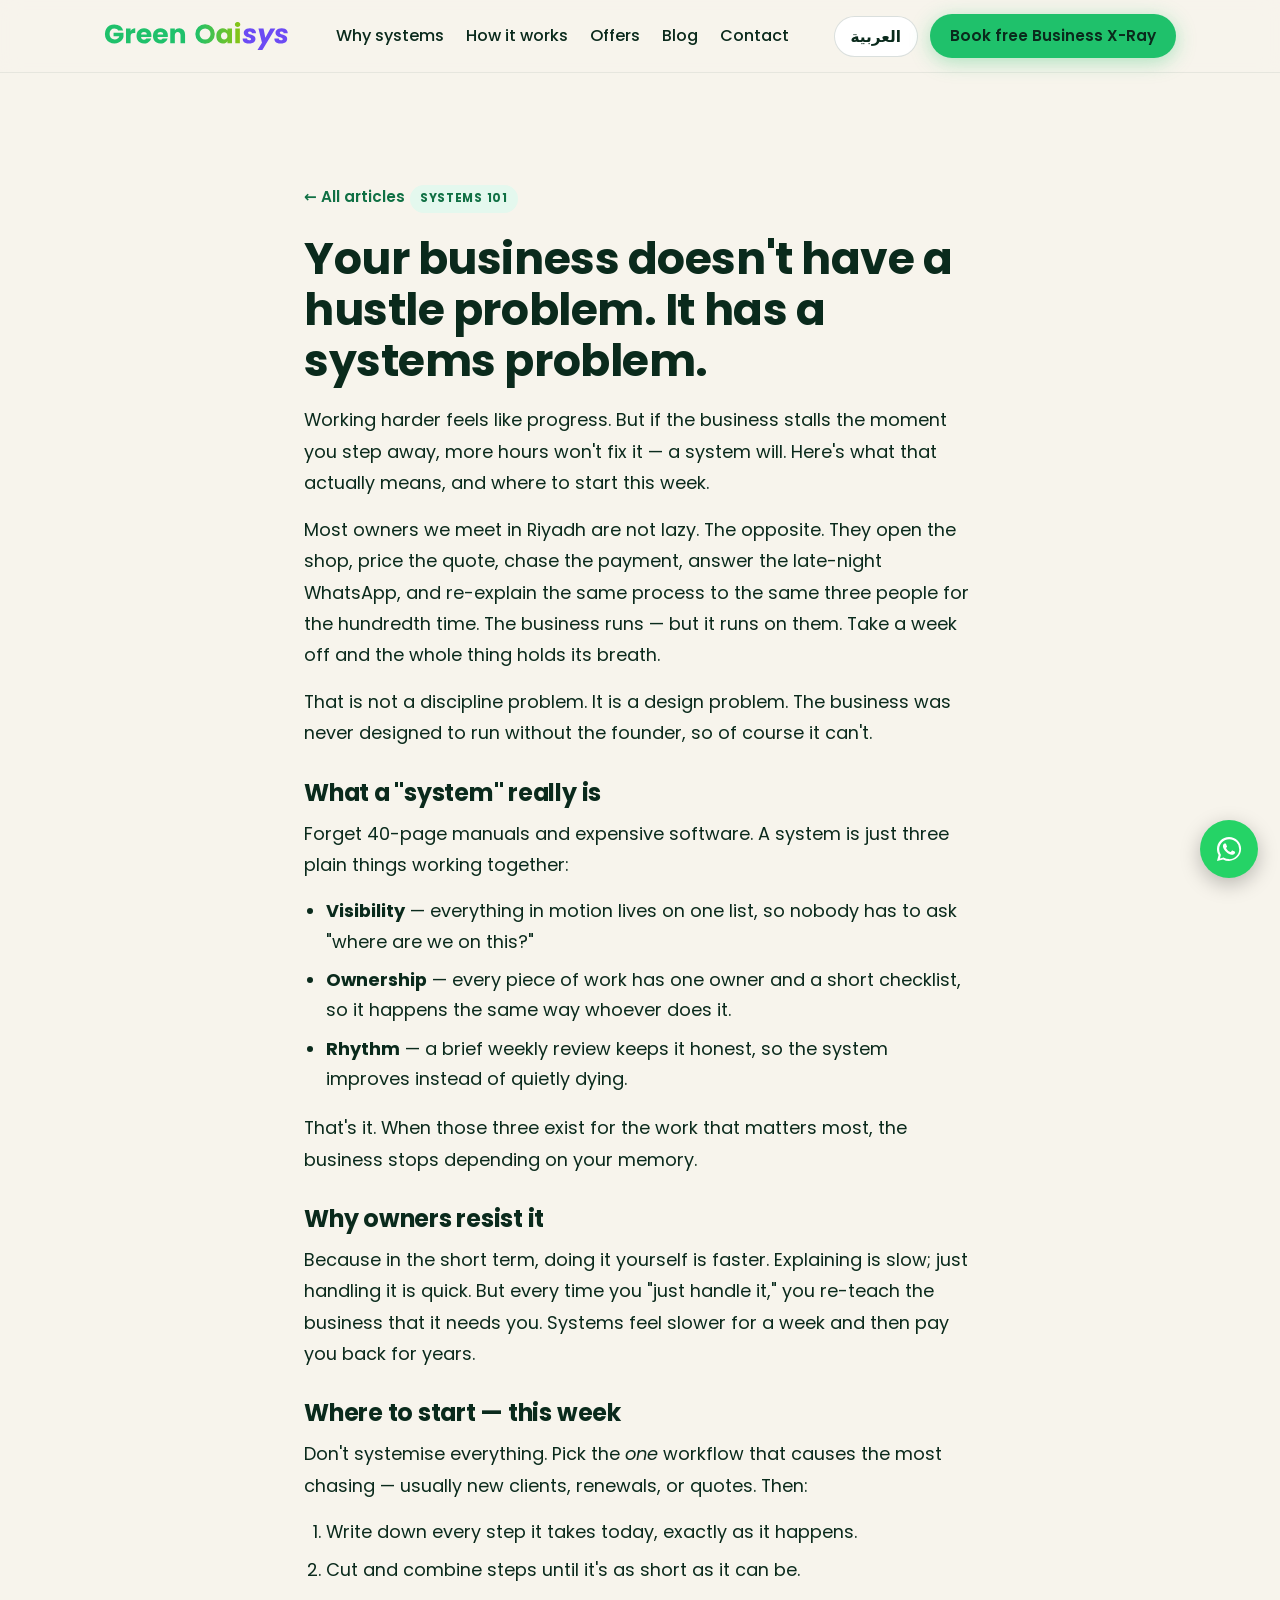
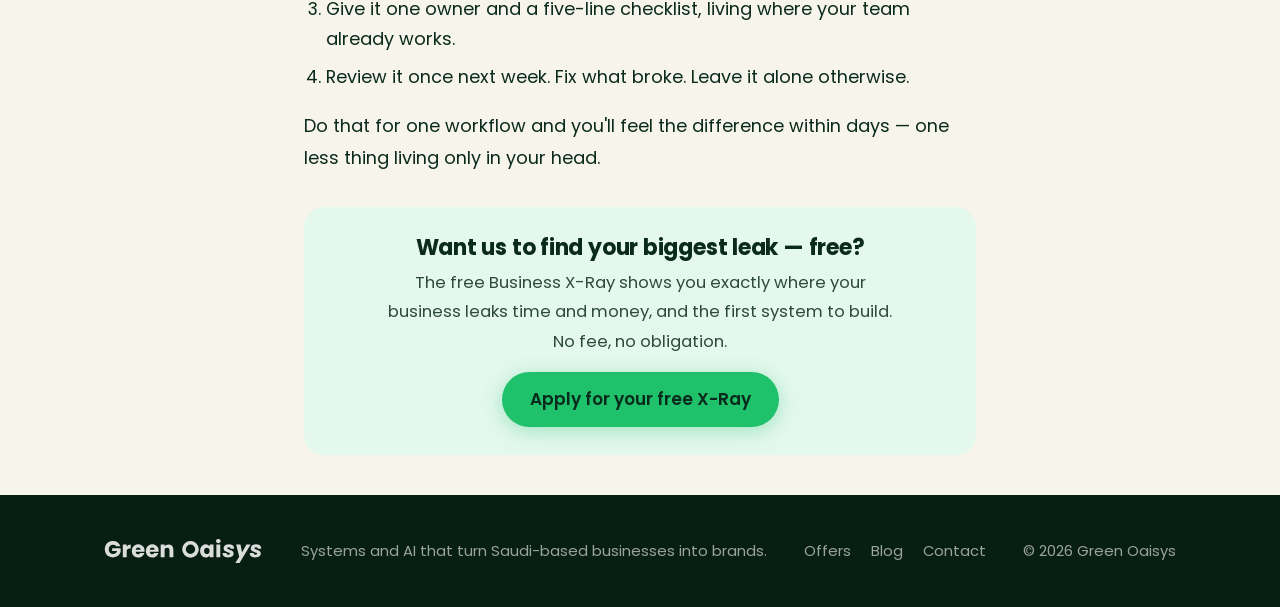
<file: blog-1.html>
<!DOCTYPE html>
<html lang="en" dir="ltr" data-title-key="blog_title">
<head>
  <meta charset="UTF-8">
  <meta name="viewport" content="width=device-width, initial-scale=1.0">
  <title>Your business doesn't have a hustle problem — Green Oaisys</title>
  <meta name="description" content="If your business stops when you step away, the fix isn't more hours — it's a system. What that means, and where to start.">
  <link rel="icon" type="image/svg+xml" href="assets/favicon.svg?v=5">
  <link rel="icon" type="image/png" sizes="32x32" href="assets/favicon-32.png?v=5">
  <link rel="apple-touch-icon" sizes="180x180" href="assets/apple-touch-icon.png?v=5">
  <link rel="preconnect" href="https://fonts.googleapis.com">
  <link rel="preconnect" href="https://fonts.gstatic.com" crossorigin>
  <link href="https://fonts.googleapis.com/css2?family=Poppins:wght@400;500;600;700&family=IBM+Plex+Sans+Arabic:wght@400;500;700&family=Caveat:wght@600&display=swap" rel="stylesheet">
  <link rel="stylesheet" href="css/style.css?v=24">
</head>
<body dir="ltr">

  <header class="site-header">
    <div class="container header-inner">
      <a href="index.html#top" class="logo-link" aria-label="Green Oaisys — home">
        <img src="assets/green-oaisys-wordmark.svg" alt="Green Oaisys" width="187" height="28">
      </a>
      <nav class="main-nav" aria-label="Main navigation">
        <a href="index.html#brand" data-i18n="nav_brand">Why systems</a>
        <a href="index.html#method" data-i18n="nav_method">How it works</a>
        <a href="index.html#offers" data-i18n="nav_offers">Offers</a>
        <a href="blog.html" data-i18n="nav_blog">Blog</a>
        <a href="contact.html" data-i18n="nav_contact">Contact</a>
      </nav>
      <div class="header-actions">
        <button class="lang-toggle" id="langToggle" aria-label="Switch language">العربية</button>
        <a href="index.html#offers" class="btn btn-primary btn-header" data-i18n="nav_cta">Book free Business X-Ray</a>
      </div>
    </div>
  </header>

  <main id="top">
    <article class="post-article">
      <div class="container post-narrow">
        <a class="post-crumb" href="blog.html" data-i18n="blog_all">← All articles</a>
        <span class="post-tag">Systems 101</span>
        <h1>Your business doesn't have a hustle problem. It has a systems problem.</h1>
        <p class="post-lead">Working harder feels like progress. But if the business stalls the moment you step away, more hours won't fix it — a system will. Here's what that actually means, and where to start this week.</p>

        <p>Most owners we meet in Riyadh are not lazy. The opposite. They open the shop, price the quote, chase the payment, answer the late-night WhatsApp, and re-explain the same process to the same three people for the hundredth time. The business runs — but it runs on them. Take a week off and the whole thing holds its breath.</p>

        <p>That is not a discipline problem. It is a design problem. The business was never designed to run without the founder, so of course it can't.</p>

        <h2>What a "system" really is</h2>
        <p>Forget 40-page manuals and expensive software. A system is just three plain things working together:</p>
        <ul class="post-list">
          <li><strong>Visibility</strong> — everything in motion lives on one list, so nobody has to ask "where are we on this?"</li>
          <li><strong>Ownership</strong> — every piece of work has one owner and a short checklist, so it happens the same way whoever does it.</li>
          <li><strong>Rhythm</strong> — a brief weekly review keeps it honest, so the system improves instead of quietly dying.</li>
        </ul>
        <p>That's it. When those three exist for the work that matters most, the business stops depending on your memory.</p>

        <h2>Why owners resist it</h2>
        <p>Because in the short term, doing it yourself is faster. Explaining is slow; just handling it is quick. But every time you "just handle it," you re-teach the business that it needs you. Systems feel slower for a week and then pay you back for years.</p>

        <h2>Where to start — this week</h2>
        <p>Don't systemise everything. Pick the <em>one</em> workflow that causes the most chasing — usually new clients, renewals, or quotes. Then:</p>
        <ol class="post-list">
          <li>Write down every step it takes today, exactly as it happens.</li>
          <li>Cut and combine steps until it's as short as it can be.</li>
          <li>Give it one owner and a five-line checklist, living where your team already works.</li>
          <li>Review it once next week. Fix what broke. Leave it alone otherwise.</li>
        </ol>
        <p>Do that for one workflow and you'll feel the difference within days — one less thing living only in your head.</p>

        <div class="post-cta">
          <h3>Want us to find your biggest leak — free?</h3>
          <p>The free Business X-Ray shows you exactly where your business leaks time and money, and the first system to build. No fee, no obligation.</p>
          <a href="https://calendly.com/greenoaisys/30min" class="btn btn-primary calendly-open" data-i18n="pa_btn">Apply for your free X-Ray</a>
        </div>
      </div>
    </article>
  </main>

  <footer class="site-footer">
    <div class="container footer-inner">
      <img src="assets/green-oaisys-wordmark.svg" alt="Green Oaisys" width="160" height="24">
      <p data-i18n="footer_tag">Turning Saudi-based businesses into brands — one system at a time.</p>
      <nav class="footer-nav" aria-label="Footer navigation">
        <a href="index.html#offers" data-i18n="nav_offers">Offers</a>
        <a href="blog.html" data-i18n="nav_blog">Blog</a>
        <a href="contact.html" data-i18n="nav_contact">Contact</a>
      </nav>
      <p>© 2026 Green Oaisys</p>
    </div>
  </footer>

  <a class="wa-float" data-wa href="#" aria-label="Chat with us on WhatsApp" data-i18n-aria="wa_widget_label">
    <svg viewBox="0 0 32 32" width="30" height="30" aria-hidden="true" fill="#fff">
      <path d="M16.04 3.2c-7.1 0-12.86 5.76-12.86 12.86 0 2.27.6 4.48 1.73 6.43L3.2 28.8l6.5-1.7a12.8 12.8 0 0 0 6.34 1.62h.01c7.1 0 12.86-5.76 12.86-12.86S23.14 3.2 16.04 3.2zm0 23.5h-.01a10.6 10.6 0 0 1-5.4-1.48l-.39-.23-3.86 1.01 1.03-3.76-.25-.4a10.62 10.62 0 0 1-1.63-5.66c0-5.9 4.8-10.7 10.7-10.7 2.86 0 5.55 1.12 7.57 3.14a10.62 10.62 0 0 1 3.13 7.57c0 5.9-4.8 10.71-10.7 10.71zm5.87-8.02c-.32-.16-1.9-.94-2.2-1.05-.29-.11-.5-.16-.72.16-.21.32-.82 1.05-1.01 1.26-.19.21-.37.24-.69.08-.32-.16-1.36-.5-2.59-1.6-.96-.85-1.6-1.9-1.79-2.22-.19-.32-.02-.5.14-.66.15-.14.32-.37.48-.56.16-.19.21-.32.32-.53.11-.21.05-.4-.03-.56-.08-.16-.72-1.74-.99-2.38-.26-.62-.52-.54-.72-.55l-.61-.01c-.21 0-.56.08-.85.4-.29.32-1.11 1.09-1.11 2.66 0 1.57 1.14 3.08 1.3 3.29.16.21 2.25 3.43 5.44 4.81.76.33 1.35.52 1.81.67.76.24 1.46.21 2 .13.61-.09 1.9-.78 2.17-1.53.27-.75.27-1.39.19-1.53-.08-.13-.29-.21-.61-.37z"/>
    </svg>
  </a>

  <script src="js/main.js?v=27"></script>
</body>
</html>
</file>
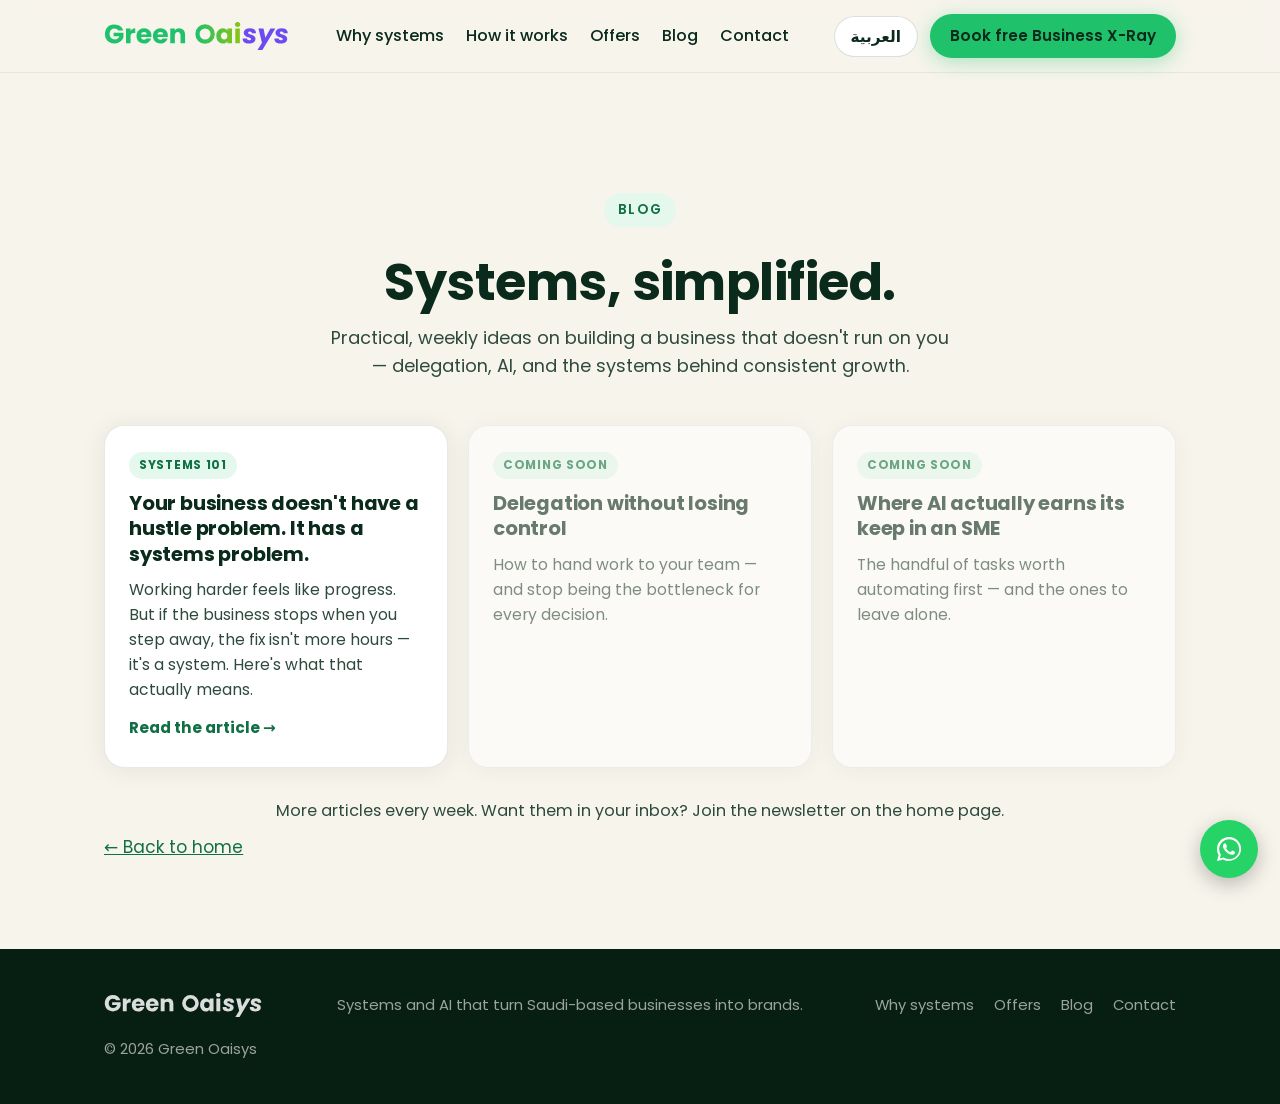
<file: blog.html>
<!DOCTYPE html>
<html lang="en" dir="ltr" data-title-key="blog_title">
<head>
  <meta charset="UTF-8">
  <meta name="viewport" content="width=device-width, initial-scale=1.0">
  <title>Blog — Green Oaisys</title>
  <meta name="description" content="Practical, weekly ideas on building a Saudi-based business that runs on systems, not on you — delegation, AI, and operating discipline.">
  <link rel="icon" type="image/svg+xml" href="assets/favicon.svg?v=5">
  <link rel="icon" type="image/png" sizes="32x32" href="assets/favicon-32.png?v=5">
  <link rel="apple-touch-icon" sizes="180x180" href="assets/apple-touch-icon.png?v=5">
  <link rel="preconnect" href="https://fonts.googleapis.com">
  <link rel="preconnect" href="https://fonts.gstatic.com" crossorigin>
  <link href="https://fonts.googleapis.com/css2?family=Poppins:wght@400;500;600;700&family=IBM+Plex+Sans+Arabic:wght@400;500;700&family=Caveat:wght@600&display=swap" rel="stylesheet">
  <link rel="stylesheet" href="css/style.css?v=24">
</head>
<body dir="ltr">

  <header class="site-header">
    <div class="container header-inner">
      <a href="index.html#top" class="logo-link" aria-label="Green Oaisys — home">
        <img src="assets/green-oaisys-wordmark.svg" alt="Green Oaisys" width="187" height="28">
      </a>
      <nav class="main-nav" aria-label="Main navigation">
        <a href="index.html#brand" data-i18n="nav_brand">Why systems</a>
        <a href="index.html#method" data-i18n="nav_method">How it works</a>
        <a href="index.html#offers" data-i18n="nav_offers">Offers</a>
        <a href="blog.html" data-i18n="nav_blog">Blog</a>
        <a href="contact.html" data-i18n="nav_contact">Contact</a>
      </nav>
      <div class="header-actions">
        <button class="lang-toggle" id="langToggle" aria-label="Switch language">العربية</button>
        <a href="index.html#offers" class="btn btn-primary btn-header" data-i18n="nav_cta">Book free Business X-Ray</a>
      </div>
    </div>
  </header>

  <main id="top">
    <section class="blog-hero">
      <div class="container">
        <span class="kicker" data-i18n="nav_blog">Blog</span>
        <h1 data-i18n="blog_h1">Systems, simplified.</h1>
        <p class="section-sub" data-i18n="blog_sub">Practical, weekly ideas on building a business that doesn't run on you — delegation, AI, and the systems behind consistent growth.</p>
      </div>
    </section>

    <section class="blog-list">
      <div class="container">
        <div class="post-grid">
          <a class="post-card" href="blog-1.html">
            <span class="post-tag">Systems 101</span>
            <h2>Your business doesn't have a hustle problem. It has a systems problem.</h2>
            <p>Working harder feels like progress. But if the business stops when you step away, the fix isn't more hours — it's a system. Here's what that actually means.</p>
            <span class="post-read" data-i18n="blog_read">Read the article →</span>
          </a>
          <div class="post-card soon" aria-hidden="true">
            <span class="post-tag" data-i18n="blog_soon_tag">Coming soon</span>
            <h2>Delegation without losing control</h2>
            <p>How to hand work to your team — and stop being the bottleneck for every decision.</p>
          </div>
          <div class="post-card soon" aria-hidden="true">
            <span class="post-tag" data-i18n="blog_soon_tag">Coming soon</span>
            <h2>Where AI actually earns its keep in an SME</h2>
            <p>The handful of tasks worth automating first — and the ones to leave alone.</p>
          </div>
        </div>
        <p class="blog-note" data-i18n="blog_soon">More articles every week. Want them in your inbox? Join the newsletter on the home page.</p>
        <p><a href="index.html" data-i18n="blog_back">← Back to home</a></p>
      </div>
    </section>
  </main>

  <footer class="site-footer">
    <div class="container footer-inner">
      <img src="assets/green-oaisys-wordmark.svg" alt="Green Oaisys" width="160" height="24">
      <p data-i18n="footer_tag">Turning Saudi-based businesses into brands — one system at a time.</p>
      <nav class="footer-nav" aria-label="Footer navigation">
        <a href="index.html#brand" data-i18n="nav_brand">Why systems</a>
        <a href="index.html#offers" data-i18n="nav_offers">Offers</a>
        <a href="blog.html" data-i18n="nav_blog">Blog</a>
        <a href="contact.html" data-i18n="nav_contact">Contact</a>
      </nav>
      <p>© 2026 Green Oaisys</p>
    </div>
  </footer>

  <a class="wa-float" data-wa href="#" aria-label="Chat with us on WhatsApp" data-i18n-aria="wa_widget_label">
    <svg viewBox="0 0 32 32" width="30" height="30" aria-hidden="true" fill="#fff">
      <path d="M16.04 3.2c-7.1 0-12.86 5.76-12.86 12.86 0 2.27.6 4.48 1.73 6.43L3.2 28.8l6.5-1.7a12.8 12.8 0 0 0 6.34 1.62h.01c7.1 0 12.86-5.76 12.86-12.86S23.14 3.2 16.04 3.2zm0 23.5h-.01a10.6 10.6 0 0 1-5.4-1.48l-.39-.23-3.86 1.01 1.03-3.76-.25-.4a10.62 10.62 0 0 1-1.63-5.66c0-5.9 4.8-10.7 10.7-10.7 2.86 0 5.55 1.12 7.57 3.14a10.62 10.62 0 0 1 3.13 7.57c0 5.9-4.8 10.71-10.7 10.71zm5.87-8.02c-.32-.16-1.9-.94-2.2-1.05-.29-.11-.5-.16-.72.16-.21.32-.82 1.05-1.01 1.26-.19.21-.37.24-.69.08-.32-.16-1.36-.5-2.59-1.6-.96-.85-1.6-1.9-1.79-2.22-.19-.32-.02-.5.14-.66.15-.14.32-.37.48-.56.16-.19.21-.32.32-.53.11-.21.05-.4-.03-.56-.08-.16-.72-1.74-.99-2.38-.26-.62-.52-.54-.72-.55l-.61-.01c-.21 0-.56.08-.85.4-.29.32-1.11 1.09-1.11 2.66 0 1.57 1.14 3.08 1.3 3.29.16.21 2.25 3.43 5.44 4.81.76.33 1.35.52 1.81.67.76.24 1.46.21 2 .13.61-.09 1.9-.78 2.17-1.53.27-.75.27-1.39.19-1.53-.08-.13-.29-.21-.61-.37z"/>
    </svg>
  </a>

  <script src="js/main.js?v=27"></script>
</body>
</html>
</file>
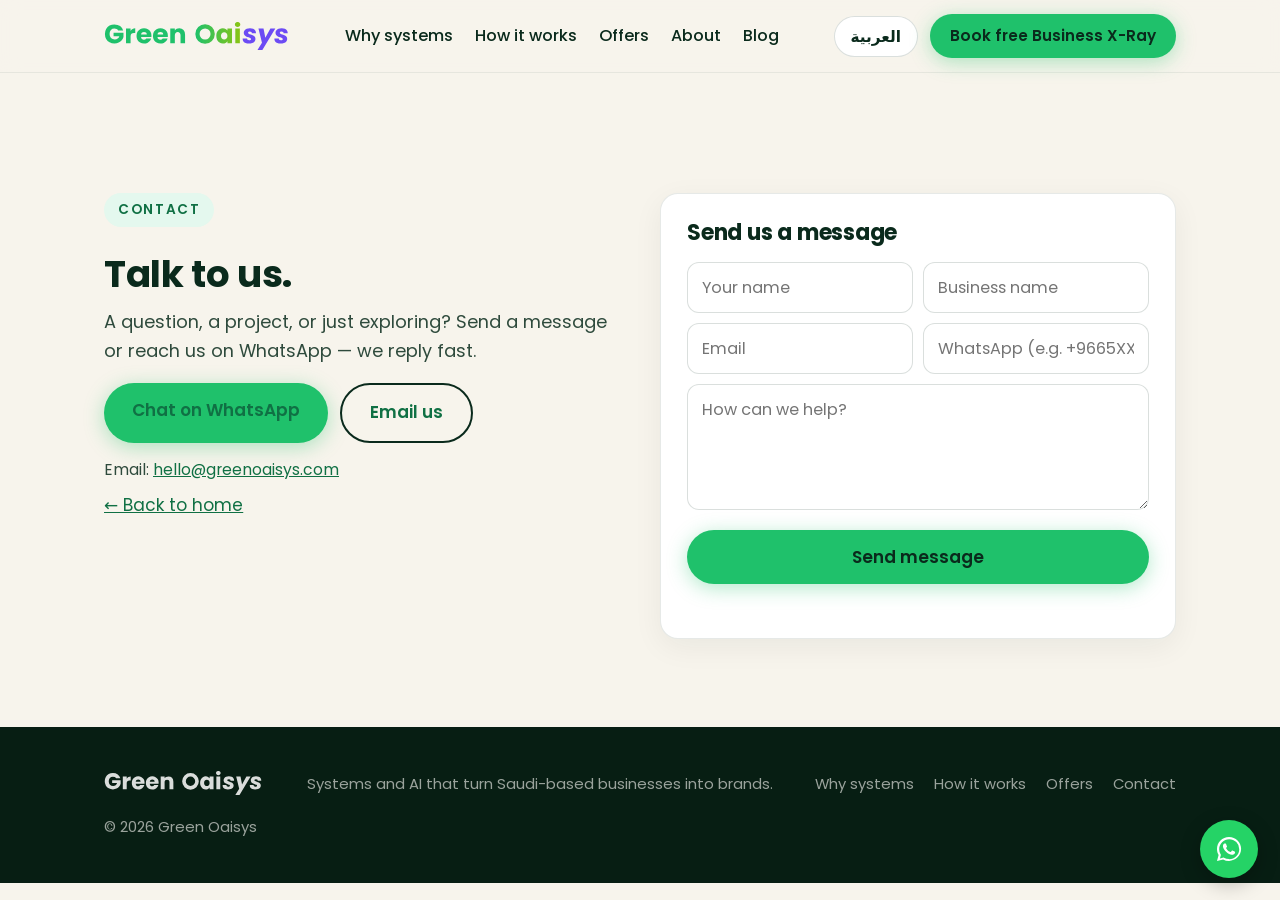
<file: contact.html>
<!DOCTYPE html>
<html lang="en" dir="ltr" data-title-key="contact_title">
<head>
  <meta charset="UTF-8">
  <meta name="viewport" content="width=device-width, initial-scale=1.0">
  <title>Contact — Green Oaisys</title>
  <meta name="description" content="Get in touch with Green Oaisys — message us or chat on WhatsApp. We help Saudi-based SMEs run on systems.">
  <link rel="icon" type="image/svg+xml" href="assets/favicon.svg?v=5">
  <link rel="icon" type="image/png" sizes="32x32" href="assets/favicon-32.png?v=5">
  <link rel="apple-touch-icon" sizes="180x180" href="assets/apple-touch-icon.png?v=5">
  <link rel="preconnect" href="https://fonts.googleapis.com">
  <link rel="preconnect" href="https://fonts.gstatic.com" crossorigin>
  <link href="https://fonts.googleapis.com/css2?family=Poppins:wght@400;500;600;700&family=IBM+Plex+Sans+Arabic:wght@400;500;700&family=Caveat:wght@600&display=swap" rel="stylesheet">
  <link rel="stylesheet" href="css/style.css?v=24">
</head>
<body dir="ltr">

  <header class="site-header">
    <div class="container header-inner">
      <a href="index.html#top" class="logo-link" aria-label="Green Oaisys — home">
        <img src="assets/green-oaisys-wordmark.svg" alt="Green Oaisys" width="187" height="28">
      </a>
      <nav class="main-nav" aria-label="Main navigation">
        <a href="index.html#brand" data-i18n="nav_brand">Why systems</a>
        <a href="index.html#method" data-i18n="nav_method">How it works</a>
        <a href="index.html#offers" data-i18n="nav_offers">Offers</a>
        <a href="index.html#founders" data-i18n="nav_about">About</a>
        <a href="blog.html" data-i18n="nav_blog">Blog</a>
      </nav>
      <div class="header-actions">
        <button class="lang-toggle" id="langToggle" aria-label="Switch language">العربية</button>
        <a href="index.html#offers" class="btn btn-primary btn-header" data-i18n="nav_cta">Book free Business X-Ray</a>
      </div>
    </div>
  </header>

  <main id="top">
    <section class="contact-section">
      <div class="container contact-grid">
        <div class="contact-intro">
          <span class="kicker" data-i18n="nav_contact">Contact</span>
          <h1 data-i18n="contact_h1">Talk to us.</h1>
          <p class="section-sub" data-i18n="contact_sub">A question, a project, or just exploring? Send a message or reach us on WhatsApp — we reply fast.</p>
          <div class="contact-direct">
            <a class="btn btn-primary" data-wa href="#" data-i18n="contact_wa_btn">Chat on WhatsApp</a>
            <a class="btn btn-secondary" href="mailto:hello@greenoaisys.com" data-i18n="contact_email_btn">Email us</a>
          </div>
          <p class="contact-email-line"><span data-i18n="contact_email_label">Email</span>: <a href="mailto:hello@greenoaisys.com">hello@greenoaisys.com</a></p>
          <p><a href="index.html" data-i18n="contact_back">← Back to home</a></p>
        </div>

        <div class="contact-card">
          <h2 data-i18n="contact_form_h">Send us a message</h2>
          <form class="contact-form" data-gform="contact" novalidate>
            <input type="text" name="company_hp" class="hp-field" tabindex="-1" autocomplete="off" aria-hidden="true">
            <div class="cf-row">
              <input type="text" name="name" autocomplete="name" required data-i18n-ph="ph_name" placeholder="Your name">
              <input type="text" name="business" autocomplete="organization" data-i18n-ph="ph_business" placeholder="Business name">
            </div>
            <div class="cf-row">
              <input type="email" name="email" autocomplete="email" required data-i18n-ph="ph_email" placeholder="Email">
              <input type="tel" name="wa" inputmode="tel" autocomplete="tel" required data-i18n-ph="ph_wa" placeholder="WhatsApp (e.g. +9665XXXXXXXX)">
            </div>
            <textarea name="message" rows="4" data-i18n-ph="ph_message" placeholder="How can we help?"></textarea>
            <button type="submit" class="btn btn-primary" data-i18n="contact_btn">Send message</button>
            <p class="form-status" role="status" aria-live="polite"></p>
          </form>
        </div>
      </div>
    </section>
  </main>

  <footer class="site-footer">
    <div class="container footer-inner">
      <img src="assets/green-oaisys-wordmark.svg" alt="Green Oaisys" width="160" height="24">
      <p data-i18n="footer_tag">Turning Saudi-based businesses into brands — one system at a time.</p>
      <nav class="footer-nav" aria-label="Footer navigation">
        <a href="index.html#brand" data-i18n="nav_brand">Why systems</a>
        <a href="index.html#method" data-i18n="nav_method">How it works</a>
        <a href="index.html#offers" data-i18n="nav_offers">Offers</a>
        <a href="contact.html" data-i18n="nav_contact">Contact</a>
      </nav>
      <p>© 2026 Green Oaisys</p>
    </div>
  </footer>

  <a class="wa-float" data-wa href="#" aria-label="Chat with us on WhatsApp" data-i18n-aria="wa_widget_label">
    <svg viewBox="0 0 32 32" width="30" height="30" aria-hidden="true" fill="#fff">
      <path d="M16.04 3.2c-7.1 0-12.86 5.76-12.86 12.86 0 2.27.6 4.48 1.73 6.43L3.2 28.8l6.5-1.7a12.8 12.8 0 0 0 6.34 1.62h.01c7.1 0 12.86-5.76 12.86-12.86S23.14 3.2 16.04 3.2zm0 23.5h-.01a10.6 10.6 0 0 1-5.4-1.48l-.39-.23-3.86 1.01 1.03-3.76-.25-.4a10.62 10.62 0 0 1-1.63-5.66c0-5.9 4.8-10.7 10.7-10.7 2.86 0 5.55 1.12 7.57 3.14a10.62 10.62 0 0 1 3.13 7.57c0 5.9-4.8 10.71-10.7 10.71zm5.87-8.02c-.32-.16-1.9-.94-2.2-1.05-.29-.11-.5-.16-.72.16-.21.32-.82 1.05-1.01 1.26-.19.21-.37.24-.69.08-.32-.16-1.36-.5-2.59-1.6-.96-.85-1.6-1.9-1.79-2.22-.19-.32-.02-.5.14-.66.15-.14.32-.37.48-.56.16-.19.21-.32.32-.53.11-.21.05-.4-.03-.56-.08-.16-.72-1.74-.99-2.38-.26-.62-.52-.54-.72-.55l-.61-.01c-.21 0-.56.08-.85.4-.29.32-1.11 1.09-1.11 2.66 0 1.57 1.14 3.08 1.3 3.29.16.21 2.25 3.43 5.44 4.81.76.33 1.35.52 1.81.67.76.24 1.46.21 2 .13.61-.09 1.9-.78 2.17-1.53.27-.75.27-1.39.19-1.53-.08-.13-.29-.21-.61-.37z"/>
    </svg>
  </a>

  <script src="js/main.js?v=27"></script>
</body>
</html>
</file>
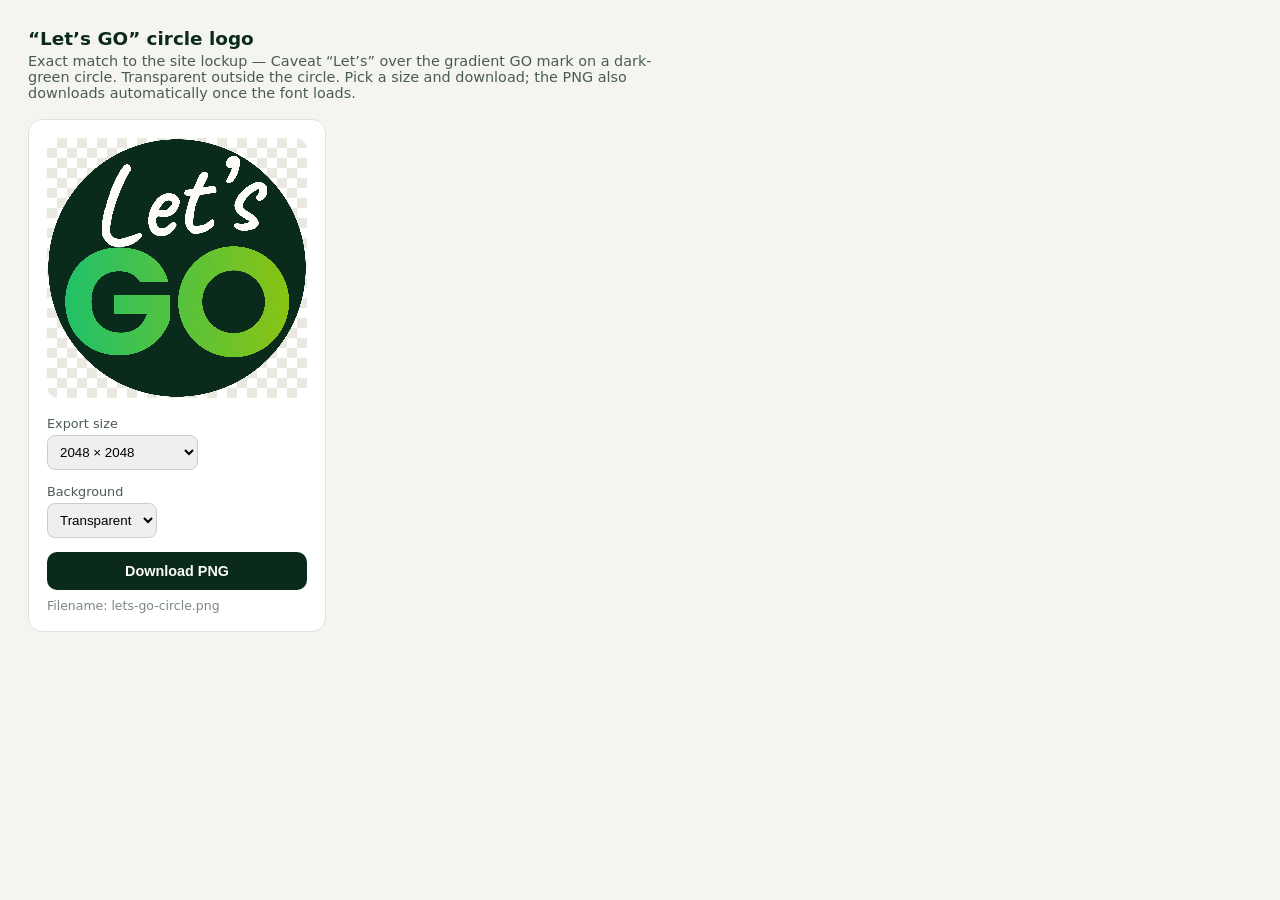
<file: brand-exports/lets-go-logo-export.html>
<!DOCTYPE html>
<html lang="en">
<head>
<meta charset="utf-8">
<meta name="viewport" content="width=device-width, initial-scale=1">
<title>Green Oaisys — "Let's GO" circle logo exporter</title>
<link rel="preconnect" href="https://fonts.googleapis.com">
<link rel="preconnect" href="https://fonts.gstatic.com" crossorigin>
<link href="https://fonts.googleapis.com/css2?family=Caveat:wght@600&display=swap" rel="stylesheet">
<style>
  :root{ --ink:#0A2A1C; --cream:#FDFCF8; --green:#1FC16B; }
  *{box-sizing:border-box}
  body{margin:0;font-family:system-ui,-apple-system,Segoe UI,Roboto,sans-serif;background:#f4f4f0;color:#0A2A1C;padding:28px;}
  h1{font-size:1.15rem;margin:0 0 4px}
  p{margin:4px 0 18px;color:#4a5c52;font-size:.9rem;max-width:640px}
  .row{display:flex;gap:28px;flex-wrap:wrap;align-items:flex-start}
  .card{background:#fff;border:1px solid #e2e2da;border-radius:14px;padding:18px}
  .swatch{background:conic-gradient(#e9e9e2 25%,#fff 0 50%,#e9e9e2 0 75%,#fff 0)10px 10px/20px 20px;border-radius:12px;display:inline-block;line-height:0}
  canvas{width:260px;height:260px;border-radius:12px}
  button{margin-top:14px;display:block;width:100%;background:var(--ink);color:var(--cream);border:0;border-radius:10px;padding:11px 16px;font-size:.9rem;font-weight:600;cursor:pointer}
  button:hover{background:#0f3826}
  label{font-size:.8rem;color:#4a5c52;display:block;margin:14px 0 4px}
  select{padding:8px;border-radius:8px;border:1px solid #ccc}
  .note{font-size:.78rem;color:#7a8a80;margin-top:8px}
</style>
</head>
<body>
  <h1>“Let’s GO” circle logo</h1>
  <p>Exact match to the site lockup — Caveat “Let’s” over the gradient GO mark on a dark-green circle. Transparent outside the circle. Pick a size and download; the PNG also downloads automatically once the font loads.</p>

  <div class="row">
    <div class="card">
      <span class="swatch"><canvas id="cv" width="2048" height="2048"></canvas></span>
      <label for="size">Export size</label>
      <select id="size">
        <option value="1024">1024 × 1024</option>
        <option value="2048" selected>2048 × 2048</option>
        <option value="4096">4096 × 4096 (max)</option>
      </select>
      <label for="bg">Background</label>
      <select id="bg">
        <option value="transparent" selected>Transparent</option>
        <option value="white">White</option>
      </select>
      <button id="dl">Download PNG</button>
      <div class="note">Filename: lets-go-circle.png</div>
    </div>
  </div>

<script>
const GO_SVG = `<svg xmlns="http://www.w3.org/2000/svg" viewBox="0 -86 164 96" width="164" height="96">
<defs><linearGradient id="g" gradientUnits="userSpaceOnUse" x1="0" y1="-37.1" x2="163.8" y2="-37.1"><stop offset="0" stop-color="#1FC16B"/><stop offset="1" stop-color="#8CC412"/></linearGradient></defs>
<path d="M55.967999999999996 -50.879999999999995Q53.954 -54.589999999999996 50.191 -56.551Q46.428 -58.512 41.339999999999996 -58.512Q32.542 -58.512 27.242 -52.735Q21.942 -46.958 21.942 -37.312Q21.942 -27.029999999999998 27.506999999999998 -21.253Q33.071999999999996 -15.475999999999999 42.824 -15.475999999999999Q49.501999999999995 -15.475999999999999 54.113 -18.868Q58.724 -22.259999999999998 60.844 -28.619999999999997H37.842V-41.976H77.274V-25.122Q75.25999999999999 -18.338 70.437 -12.508000000000001Q65.614 -6.678 58.194 -3.074Q50.774 0.53 41.446 0.53Q30.422 0.53 21.783 -4.293Q13.144 -9.116 8.321 -17.701999999999998Q3.4979999999999998 -26.288 3.4979999999999998 -37.312Q3.4979999999999998 -48.336 8.321 -56.975Q13.144 -65.614 21.73 -70.437Q30.316 -75.25999999999999 41.339999999999996 -75.25999999999999Q54.696 -75.25999999999999 63.864999999999995 -68.794Q73.03399999999999 -62.327999999999996 76.002 -50.879999999999995Z" fill="url(#g)"/>
<circle cx="121.77" cy="-37.10" r="30.5" fill="none" stroke="url(#g)" stroke-width="17"/>
</svg>`;

const goImg = new Image();
goImg.src = 'data:image/svg+xml;charset=utf-8,' + encodeURIComponent(GO_SVG);

function draw(S){
  const cv = document.getElementById('cv');
  cv.width = S; cv.height = S;
  const ctx = cv.getContext('2d');
  ctx.clearRect(0,0,S,S);
  const white = document.getElementById('bg').value === 'white';
  const circleFill = white ? '#FFFFFF' : '#0A2A1C';   // circle colour
  const letsFill   = white ? '#0A2A1C' : '#FDFCF8';   // "Let's" colour (flips for contrast)
  const k = S/400;                         // everything below is in the approved 400-unit preview space
  // circle
  ctx.beginPath(); ctx.arc(200*k,200*k,198*k,0,Math.PI*2); ctx.fillStyle = circleFill; ctx.fill();
  // "Let's" — Caveat, rotated -5deg (fixed size, alphabetic baseline)
  ctx.save();
  ctx.translate(200*k, 150*k);
  ctx.rotate(-5*Math.PI/180);
  ctx.fillStyle = letsFill;
  ctx.textAlign = 'center'; ctx.textBaseline = 'alphabetic';
  ctx.font = '600 ' + Math.round(168*k) + 'px Caveat, cursive';
  ctx.fillText('Let’s', 0, 0);
  ctx.restore();
  // GO mark — same placement/scale as the preview
  ctx.save();
  ctx.translate(200*k, 252*k);
  ctx.scale(2.19*k, 2.19*k);
  ctx.translate(-82, 37.1);
  ctx.drawImage(goImg, 0, -86, 164, 96);
  ctx.restore();
}

function render(){
  const S = +document.getElementById('size').value;
  draw(S);
}
function download(){
  render();
  const name = document.getElementById('bg').value==='white' ? 'lets-go-circle-white.png' : 'lets-go-circle.png';
  document.getElementById('cv').toBlob(b=>{
    const a=document.createElement('a');
    a.href=URL.createObjectURL(b); a.download=name; a.click();
    setTimeout(()=>URL.revokeObjectURL(a.href),4000);
  },'image/png');
}
document.getElementById('dl').addEventListener('click', download);
document.getElementById('size').addEventListener('change', render);
document.getElementById('bg').addEventListener('change', render);

goImg.onload = ()=> (document.fonts && document.fonts.ready ? document.fonts.load('600 200px Caveat').then(()=>document.fonts.ready) : Promise.resolve())
  .then(()=>{ render(); setTimeout(download, 300); });
</script>
</body>
</html>
</file>
<file: css/style.css>
/* ============================================================
   Green Oaisys — style.css
   Palette: deep forest ink, vibrant green, lime, warm sand
   ============================================================ */

:root {
  --ink: #0A2A1C;
  --ink-soft: #2E4A3C;
  --green: #1FC16B;
  --green-dark: #107044;
  --green-tint: #E4F8EE;
  --lime: #8CC412;
  --violet: #6C4BF4;
  --violet-dark: #5230C9;
  --lavender: #EDE8FF;
  --lavender-soft: #C9B8FF;
  --sand: #F7F4EC;
  --cream: #FDFCF8;
  --amber: #FFAD0D;
  --white: #FFFFFF;
  --radius: 20px;
  --radius-sm: 12px;
  --shadow: 0 2px 24px rgba(10, 42, 28, 0.08);
  --font-en: 'Poppins', system-ui, -apple-system, sans-serif;
  --font-ar: 'IBM Plex Sans Arabic', 'Poppins', system-ui, sans-serif;
}

* { margin: 0; padding: 0; box-sizing: border-box; }

html { scroll-behavior: smooth; font-size: 17px; }
html[dir="rtl"] { font-size: 18px; }
html, body { overflow-x: hidden; max-width: 100%; }

body {
  font-family: var(--font-en);
  background: var(--sand);
  color: var(--ink);
  line-height: 1.6;
  font-size: 17px;
  -webkit-font-smoothing: antialiased;
}

body[dir="rtl"] { font-family: var(--font-ar); line-height: 1.8; }

img { max-width: 100%; display: block; }

.container { max-width: 1120px; margin: 0 auto; padding: 0 24px; }

section { padding: 88px 0; }

h1, h2, h3 { line-height: 1.15; font-weight: 700; letter-spacing: -0.01em; }
body[dir="rtl"] h1, body[dir="rtl"] h2, body[dir="rtl"] h3 { letter-spacing: 0; }

h2 { font-size: clamp(1.8rem, 4vw, 2.6rem); margin-bottom: 16px; }

.kicker {
  display: inline-block;
  font-size: 0.8rem;
  font-weight: 600;
  text-transform: uppercase;
  letter-spacing: 0.12em;
  color: var(--green-dark);
  background: var(--green-tint);
  padding: 6px 14px;
  border-radius: 100px;
  margin-bottom: 18px;
}
.value .kicker, .offers .kicker { color: var(--violet-dark); background: var(--lavender); }
body[dir="rtl"] .kicker { letter-spacing: 0; }

.section-sub { color: var(--ink-soft); max-width: 620px; font-size: 1.05rem; }

/* ---------- Buttons ---------- */
.btn {
  display: inline-block;
  font-family: inherit;
  font-weight: 600;
  font-size: 1rem;
  padding: 14px 28px;
  border-radius: 100px;
  border: none;
  cursor: pointer;
  text-decoration: none;
  text-align: center;
  transition: transform 0.15s ease, box-shadow 0.15s ease, background 0.15s ease;
}
.btn:hover { transform: translateY(-2px); }
.btn:focus-visible { outline: 3px solid var(--green); outline-offset: 3px; }

.btn-primary { background: var(--green); color: var(--ink); box-shadow: 0 4px 20px rgba(31, 193, 107, 0.35); }
.btn-primary:hover { background: #23d377; }
.btn-secondary { background: transparent; color: var(--ink); border: 2px solid var(--ink); }
.btn-secondary:hover { background: var(--ink); color: var(--cream); }
.btn-dark { background: var(--ink); color: var(--cream); }
.btn-dark:hover { background: #123826; }

/* ---------- Header ---------- */
.site-header {
  position: sticky;
  top: 0;
  z-index: 50;
  background: rgba(247, 244, 236, 0.92);
  backdrop-filter: blur(10px);
  border-bottom: 1px solid rgba(10, 42, 28, 0.07);
}
.header-inner {
  display: flex;
  align-items: center;
  justify-content: space-between;
  gap: 16px;
  padding-block: 14px;
}
.logo-link { display: flex; align-items: center; }
.logo-link img { height: 28px; width: auto; max-width: min(58vw, 200px); object-fit: contain; }

.main-nav { display: flex; gap: 22px; }
.main-nav a {
  color: var(--ink);
  text-decoration: none;
  font-size: 0.95rem;
  font-weight: 500;
  white-space: nowrap;
}
.main-nav a:hover { color: var(--green-dark); }

.header-actions { display: flex; align-items: center; gap: 12px; }

.lang-toggle {
  font-family: inherit;
  font-size: 0.9rem;
  font-weight: 600;
  background: var(--white);
  border: 1.5px solid rgba(10, 42, 28, 0.15);
  border-radius: 100px;
  padding: 8px 16px;
  cursor: pointer;
  color: var(--ink);
}
.lang-toggle:hover { border-color: var(--green); }

.btn-header { padding: 10px 20px; font-size: 0.9rem; }

.nav-burger { display: none; }

/* ---------- Hero ---------- */
.hero { padding: 96px 0 72px; overflow: hidden; }
.hero-inner {
  display: grid;
  grid-template-columns: 1.15fr 0.85fr;
  gap: 56px;
  align-items: center;
}
.hero h1 {
  font-size: clamp(2.3rem, 5.5vw, 3.7rem);
  margin-bottom: 22px;
}
.hero h1 .accent { color: var(--violet-dark); position: relative; white-space: nowrap; }
.hero h1 .accent::after {
  content: "";
  position: absolute;
  left: 0; right: 0; bottom: 2px;
  height: 10px;
  background: var(--lavender);
  z-index: -1;
  border-radius: 5px;
}
.hero-sub { font-size: 1.15rem; color: var(--ink-soft); max-width: 540px; margin-bottom: 20px; }
.hero-benefits { list-style: none; margin: 0 0 32px; }
.hero-benefits li {
  font-size: 1.05rem;
  font-weight: 600;
  padding: 7px 0;
  padding-inline-start: 34px;
  position: relative;
}
.hero-benefits li::before {
  content: "✓";
  position: absolute;
  inset-inline-start: 0;
  top: 7px;
  width: 24px; height: 24px;
  border-radius: 50%;
  background: var(--green-tint);
  color: var(--green-dark);
  font-size: 0.85rem;
  font-weight: 700;
  display: flex;
  align-items: center;
  justify-content: center;
}
.hero-ctas { display: flex; gap: 14px; flex-wrap: wrap; }

/* ---------- Vision band ---------- */
.vision-band { background: var(--ink); padding: 56px 0; text-align: center; }
.vision-label {
  display: block;
  font-size: 0.8rem;
  font-weight: 700;
  text-transform: uppercase;
  letter-spacing: 0.14em;
  color: var(--lime);
  margin-bottom: 12px;
}
body[dir="rtl"] .vision-label { letter-spacing: 0; }
.vision-text {
  font-size: clamp(1.6rem, 3.5vw, 2.5rem);
  font-weight: 700;
  color: var(--cream);
  line-height: 1.2;
  max-width: 820px;
  margin: 0 auto;
}

/* Chat chaos → clarity visual */
.hero-visual { position: relative; min-height: 380px; }
.chat-stack { display: flex; flex-direction: column; gap: 10px; }
.chat-bubble {
  background: var(--white);
  border-radius: 18px;
  border-start-start-radius: 4px;
  padding: 12px 18px;
  font-size: 0.88rem;
  color: var(--ink-soft);
  box-shadow: var(--shadow);
  max-width: 85%;
  animation: floatIn 0.6s ease backwards;
}
.chat-bubble:nth-child(2) { animation-delay: 0.15s; margin-inline-start: 24px; }
.chat-bubble:nth-child(3) { animation-delay: 0.3s; }
.chat-bubble:nth-child(4) { animation-delay: 0.45s; margin-inline-start: 40px; }
.chat-bubble .time { display: block; font-size: 0.7rem; color: #9aa8a0; margin-top: 4px; }

.clarity-card {
  margin-top: 22px;
  background: var(--ink);
  color: var(--cream);
  border-radius: var(--radius);
  padding: 22px 24px;
  box-shadow: 0 12px 40px rgba(10, 42, 28, 0.25);
  animation: floatIn 0.6s ease 0.65s backwards;
}
.clarity-card h4 { font-size: 0.95rem; margin-bottom: 12px; color: var(--lime); }
.clarity-card ul { list-style: none; }
.clarity-card li {
  font-size: 0.88rem;
  padding: 6px 0;
  border-bottom: 1px solid rgba(253, 252, 248, 0.12);
  display: flex;
  justify-content: space-between;
  gap: 12px;
}
.clarity-card li:last-child { border-bottom: none; }
.clarity-card .owner {
  font-size: 0.72rem;
  background: rgba(31, 193, 107, 0.22);
  color: var(--green);
  padding: 2px 10px;
  border-radius: 100px;
  white-space: nowrap;
  align-self: center;
}

@keyframes floatIn {
  from { opacity: 0; transform: translateY(16px); }
  to { opacity: 1; transform: translateY(0); }
}

/* ---------- Problem ---------- */
.problem { background: var(--cream); }
.symptom-grid {
  display: grid;
  grid-template-columns: repeat(3, 1fr);
  gap: 18px;
  margin-top: 44px;
}
.symptom-card {
  background: var(--sand);
  border: 1px solid rgba(10, 42, 28, 0.06);
  border-radius: var(--radius);
  padding: 26px 24px;
}
.symptom-card .emoji { font-size: 1.6rem; display: block; margin-bottom: 12px; }
.symptom-card h3 { font-size: 1.05rem; margin-bottom: 8px; }
.symptom-card p { font-size: 0.92rem; color: var(--ink-soft); }

.problem-cta { margin-top: 40px; text-align: center; }
.problem-cta p { margin-bottom: 16px; font-weight: 600; font-size: 1.1rem; }

/* ---------- What we do ---------- */
.pillars { display: grid; grid-template-columns: repeat(3, 1fr); gap: 22px; margin-top: 44px; }
.pillar {
  background: var(--white);
  border-radius: var(--radius);
  padding: 32px 28px;
  box-shadow: var(--shadow);
}
.pillar .pillar-num {
  display: inline-flex;
  width: 44px; height: 44px;
  align-items: center; justify-content: center;
  background: var(--lavender);
  color: var(--violet-dark);
  font-weight: 700;
  border-radius: 12px;
  margin-bottom: 18px;
  font-size: 1.1rem;
}
.pillar h3 { font-size: 1.2rem; margin-bottom: 10px; }
.pillar p { font-size: 0.95rem; color: var(--ink-soft); }

/* ---------- Value / outcomes ---------- */
.value { background: var(--lavender); }
.value .kicker { background: var(--white); }
.value-grid { display: grid; grid-template-columns: repeat(4, 1fr); gap: 18px; margin-top: 44px; }
.value-card {
  background: var(--white);
  border-radius: var(--radius);
  padding: 28px 24px;
  box-shadow: 0 2px 18px rgba(82, 48, 201, 0.08);
}
.value-card h3 { font-size: 1.05rem; margin-bottom: 8px; }
.value-card p { font-size: 0.9rem; color: var(--ink-soft); }
.saudi-line {
  margin-top: 40px;
  text-align: center;
  font-size: 1.15rem;
  font-weight: 600;
  color: var(--violet-dark);
  max-width: 640px;
  margin-inline: auto;
}

/* AI panel */
.ai-panel {
  margin-top: 48px;
  background: var(--ink);
  border-radius: var(--radius);
  padding: 42px 40px;
  color: var(--cream);
}
.ai-title { font-size: 1.5rem; color: var(--cream); margin-bottom: 10px; }
.ai-title em {
  font-style: italic;
  display: inline-block;
  padding: 0 0.09em;
  background: linear-gradient(90deg, var(--green), #8CC412);
  -webkit-background-clip: text;
  background-clip: text;
  color: transparent;
}
.ai-intro { color: rgba(253, 252, 248, 0.75); max-width: 660px; margin-bottom: 28px; font-size: 1rem; }
.ai-grid { display: grid; grid-template-columns: 1fr 1fr; gap: 16px; }
.ai-item {
  background: rgba(253, 252, 248, 0.05);
  border: 1px solid rgba(253, 252, 248, 0.1);
  border-radius: var(--radius-sm);
  padding: 20px 22px;
}
.ai-item h4 { font-size: 1rem; color: var(--cream); margin-bottom: 6px; }
.ai-item p { font-size: 0.9rem; color: rgba(253, 252, 248, 0.68); }
@media (max-width: 700px) {
  .ai-grid { grid-template-columns: 1fr; }
  .ai-panel { padding: 30px 24px; }
}

/* ---------- Method — flagship flow ---------- */
.method { background: var(--cream); text-align: center; }
.method .section-sub { margin-inline: auto; }
.flow {
  position: relative;
  max-width: 900px;
  margin: 64px auto 0;
  text-align: start;
}
.flow::before {
  content: "";
  position: absolute;
  inset-inline-start: 26px;
  top: 10px;
  bottom: 10px;
  width: 4px;
  border-radius: 2px;
  background: linear-gradient(180deg, var(--green) 0%, #8CC412 55%, var(--violet) 100%);
}
.flow-step {
  position: relative;
  padding-inline-start: 84px;
  padding-bottom: 40px;
}
.flow-step:last-child { padding-bottom: 0; }
.flow-step .num {
  position: absolute;
  inset-inline-start: 0;
  top: -4px;
  width: 56px; height: 56px;
  border-radius: 50%;
  background: var(--white);
  border: 3px solid var(--green);
  color: var(--green-dark);
  display: flex;
  align-items: center;
  justify-content: center;
  font-weight: 700;
  font-size: 1.15rem;
  box-shadow: 0 4px 14px rgba(10, 42, 28, 0.1);
}
.flow-step:nth-child(4) .num, .flow-step:nth-child(5) .num, .flow-step:nth-child(6) .num { border-color: #8CC412; color: #5d8410; }
.flow-step:nth-child(7) .num, .flow-step:nth-child(8) .num { border-color: var(--violet); color: var(--violet-dark); }
.flow-step h3 { font-size: 1.25rem; margin-bottom: 6px; }
.flow-step p { font-size: 1rem; color: var(--ink-soft); max-width: 560px; }
.flow-step.in-view .num { animation: pop 0.45s cubic-bezier(0.34, 1.56, 0.64, 1); }
@keyframes pop {
  0% { transform: scale(0.4); }
  100% { transform: scale(1); }
}

@media (min-width: 900px) {
  .flow::before { inset-inline-start: 50%; margin-inline-start: -2px; }
  .flow-step { width: 50%; padding-inline-start: 0; }
  .flow-step:nth-child(odd) {
    text-align: end;
    padding-inline-end: 64px;
  }
  .flow-step:nth-child(odd) .num { inset-inline-start: auto; inset-inline-end: -28px; }
  .flow-step:nth-child(odd) p { margin-inline-start: auto; }
  .flow-step:nth-child(even) {
    margin-inline-start: 50%;
    padding-inline-start: 64px;
  }
  .flow-step:nth-child(even) .num { inset-inline-start: -28px; }
  .flow-step { margin-top: -34px; }
  .flow-step:first-child { margin-top: 0; }
}


/* ---------- Offers ---------- */
.offers-grid {
  display: grid;
  grid-template-columns: repeat(3, 1fr);
  gap: 22px;
  margin-top: 48px;
  align-items: stretch;
}
.offer {
  background: var(--white);
  border-radius: var(--radius);
  padding: 34px 30px;
  box-shadow: var(--shadow);
  display: flex;
  flex-direction: column;
  position: relative;
}
.offer.featured { border: 2.5px solid var(--green); }
.offer .badge {
  position: absolute;
  top: -14px;
  inset-inline-start: 28px;
  background: var(--green);
  color: var(--ink);
  font-size: 0.75rem;
  font-weight: 700;
  padding: 4px 14px;
  border-radius: 100px;
}
.offer .tier { font-size: 0.8rem; font-weight: 600; text-transform: uppercase; letter-spacing: 0.1em; color: var(--violet-dark); margin-bottom: 8px; }
body[dir="rtl"] .offer .tier { letter-spacing: 0; }
.offer h3 { font-size: 1.3rem; margin-bottom: 6px; }
.offer .price { font-size: 1.9rem; font-weight: 700; margin-bottom: 4px; }
.offer .price small { font-size: 0.9rem; font-weight: 500; color: var(--ink-soft); }
.offer .offer-desc { font-size: 0.92rem; color: var(--ink-soft); margin-bottom: 20px; }
.offer ul { list-style: none; margin-bottom: 24px; flex-grow: 1; }
.offer li {
  font-size: 0.9rem;
  padding: 7px 0 7px 0;
  padding-inline-start: 28px;
  position: relative;
  color: var(--ink-soft);
}
.offer li::before {
  content: "✓";
  position: absolute;
  inset-inline-start: 0;
  color: var(--green);
  font-weight: 700;
}
.offer li.excluded { color: #9aa8a0; }
.offer li.excluded::before { content: "✕"; color: #c9b8a8; }
.offer .btn { width: 100%; }
.offer .guarantee {
  margin-top: 12px;
  font-size: 0.82rem;
  font-weight: 600;
  color: var(--green-dark);
  text-align: center;
}
.offer .guarantee::before { content: "🛡 "; }

.offers-note {
  margin-top: 28px;
  text-align: center;
  font-size: 0.9rem;
  color: var(--ink-soft);
}

/* ---------- Health Check quiz ---------- */
.healthcheck { background: var(--cream); }
.quiz-box {
  background: var(--white);
  border-radius: var(--radius);
  box-shadow: var(--shadow);
  padding: 44px;
  margin-top: 40px;
}
.quiz-grid {
  display: grid;
  grid-template-columns: 1fr 1fr;
  gap: 10px 24px;
  margin-bottom: 30px;
}
.quiz-item {
  display: flex;
  align-items: flex-start;
  gap: 12px;
  padding: 13px 16px;
  border: 1.5px solid rgba(10, 42, 28, 0.1);
  border-radius: var(--radius-sm);
  cursor: pointer;
  transition: border-color 0.15s ease, background 0.15s ease;
  font-size: 0.93rem;
}
.quiz-item:hover { border-color: var(--green); }
.quiz-item.checked { background: var(--green-tint); border-color: var(--green); }
.quiz-item input {
  accent-color: var(--green-dark);
  width: 19px; height: 19px;
  margin-top: 3px;
  flex-shrink: 0;
  cursor: pointer;
}

.quiz-actions { text-align: center; }

.quiz-result {
  display: none;
  margin-top: 32px;
  padding: 32px;
  border-radius: var(--radius);
  text-align: center;
}
.quiz-result.visible { display: block; animation: floatIn 0.4s ease; }
.quiz-result.calm { background: var(--green-tint); }
.quiz-result.friction { background: #FFF4D6; }
.quiz-result.chaos { background: #FFE4D6; }
.quiz-result .score { font-size: 2.6rem; font-weight: 700; }
.quiz-result h3 { font-size: 1.3rem; margin: 8px 0 10px; }
.quiz-result > p { color: var(--ink-soft); max-width: 520px; margin: 0 auto 22px; }

.quiz-areas {
  display: grid;
  grid-template-columns: 1fr 1fr;
  gap: 12px;
  margin: 26px 0;
  text-align: start;
}
.qa-row { background: var(--white); border-radius: var(--radius-sm); padding: 14px 16px; }
.qa-row .qa-name { font-size: 0.88rem; font-weight: 600; display: flex; justify-content: space-between; gap: 8px; margin-bottom: 8px; }
.qa-row .qa-count { color: var(--ink-soft); font-weight: 500; }
.qa-bar { height: 8px; border-radius: 4px; background: rgba(10, 42, 28, 0.08); overflow: hidden; }
.qa-fill { height: 100%; border-radius: 4px; background: var(--green); transition: width 0.6s ease; }
.qa-fill.mid { background: var(--amber); }
.qa-fill.high { background: #E8590C; }

.quiz-advice {
  background: var(--ink);
  color: var(--cream);
  border-radius: var(--radius-sm);
  padding: 24px 26px;
  margin-bottom: 24px;
  text-align: start;
}
.quiz-advice .qa-label { font-size: 0.75rem; font-weight: 700; text-transform: uppercase; letter-spacing: 0.1em; color: var(--lime); }
body[dir="rtl"] .quiz-advice .qa-label { letter-spacing: 0; }
.quiz-advice h4 { font-size: 1.15rem; margin: 6px 0 8px; }
.quiz-advice .qa-insight { font-size: 0.95rem; color: rgba(253, 252, 248, 0.8); margin-bottom: 14px; }
.quiz-advice .qa-move { font-size: 0.95rem; }
.quiz-advice .qa-move strong { color: var(--lime); }

@media (max-width: 600px) {
  .quiz-areas { grid-template-columns: 1fr; }
}

/* ---------- Proof / founders ---------- */
/* ---------- About: MVV + founders ---------- */
.mvv-grid { display: grid; grid-template-columns: repeat(3, 1fr); gap: 18px; margin-top: 44px; }
.mvv-card {
  background: var(--white);
  border-radius: var(--radius);
  padding: 26px 24px;
  box-shadow: var(--shadow);
  border-top: 4px solid var(--green);
}
.mvv-card:nth-child(2) { border-top-color: #8CC412; }
.mvv-card:nth-child(3) { border-top-color: var(--violet); }
.mvv-card h3 { font-size: 1.02rem; margin-bottom: 8px; color: var(--green-dark); }
.mvv-card:nth-child(3) h3 { color: var(--violet-dark); }
.mvv-card p { font-size: 0.93rem; color: var(--ink-soft); }
.founders-grid { display: grid; grid-template-columns: 1fr 1fr; gap: 22px; margin-top: 22px; }
.founder-card {
  background: var(--white);
  border-radius: var(--radius);
  padding: 32px;
  box-shadow: var(--shadow);
}
.founder-card .avatar {
  width: 72px; height: 72px;
  border-radius: 50%;
  object-fit: cover;
  margin-bottom: 18px;
  border: 3px solid var(--green-tint);
}
.founder-card h3 { font-size: 1.15rem; }
.founder-card .role { font-size: 0.85rem; color: var(--green-dark); font-weight: 600; margin-bottom: 12px; }
.founder-card p { font-size: 0.93rem; color: var(--ink-soft); }
@media (max-width: 700px) {
  .mvv-grid, .founders-grid { grid-template-columns: 1fr; }
}

/* Let's GO lockup */
.letsgo {
  display: flex;
  flex-direction: column;
  align-items: center;
  margin-bottom: 30px;
}
.letsgo .lets {
  font-family: 'Caveat', cursive;
  font-size: 2.6rem;
  font-weight: 600;
  color: var(--cream);
  transform: rotate(-5deg);
  margin-bottom: -8px;
  line-height: 1;
}
.letsgo img { height: 60px; width: auto; }

/* ---------- Final CTA ---------- */
.final-cta {
  background:
    linear-gradient(rgba(7, 30, 19, 0.82), rgba(10, 42, 28, 0.92)),
    url('../assets/riyadh.webp') center / cover no-repeat;
  color: var(--cream);
  text-align: center;
}
.final-cta h2 { color: var(--cream); max-width: 700px; margin: 0 auto 16px; }
.final-cta p { color: rgba(253, 252, 248, 0.75); max-width: 560px; margin: 0 auto 34px; }
.final-cta .hero-ctas { justify-content: center; }
.final-cta .discipline-line { margin-top: 34px; font-size: 1.05rem; font-weight: 600; color: var(--green); }
.final-cta .contact-line { margin-top: 12px; font-size: 0.9rem; color: rgba(253, 252, 248, 0.6); }
.final-cta .contact-line a { color: var(--green); text-decoration: none; }

/* ---------- Footer ---------- */
.site-footer { background: #071E13; color: rgba(253, 252, 248, 0.6); padding: 44px 0; font-size: 0.87rem; }
.footer-inner { display: flex; align-items: center; justify-content: space-between; gap: 20px; flex-wrap: wrap; }
.footer-inner img { height: 24px; width: auto; filter: brightness(0) invert(1); opacity: 0.85; }
.footer-nav { display: flex; gap: 20px; }
.footer-nav a { color: rgba(253, 252, 248, 0.6); text-decoration: none; }
.footer-nav a:hover { color: var(--green); }

/* ---------- Responsive ---------- */
@media (max-width: 900px) {
  section { padding: 64px 0; }
  .hero { padding: 56px 0 48px; }
  .hero-inner { grid-template-columns: 1fr; gap: 40px; }
  .symptom-grid, .pillars, .offers-grid { grid-template-columns: 1fr 1fr; }
  .steps, .value-grid { grid-template-columns: 1fr 1fr; }
  .main-nav { display: none; }
}

@media (max-width: 600px) {
  .symptom-grid, .pillars, .offers-grid, .steps, .quiz-grid, .founders-grid, .value-grid { grid-template-columns: 1fr; }
  .quiz-box { padding: 26px 20px; }
  .btn-header { display: none; }

  /* Mobile polish */
  .logo-link img { height: 22px; }
  .header-inner { gap: 10px; padding-block: 12px; }
  .lang-toggle { padding: 6px 12px; font-size: 0.8rem; }
  .hero { padding: 44px 0 40px; }
  .hero-lines { display: none; }
  .kicker { font-size: 0.68rem; letter-spacing: 0.08em; padding: 5px 12px; }
  .hero h1 { font-size: 2.15rem; }
  .hero-sub { font-size: 1.05rem; }
  .hero-benefits li { font-size: 0.98rem; }
  .hero-ctas .btn { width: 100%; }
  section { padding: 52px 0; }
  h2 { font-size: 1.65rem; }
  .section-sub { font-size: 0.98rem; }
  .vision-band { padding: 44px 0; }
  .vision-text { font-size: 1.45rem; }
  .marquee-track span { font-size: 0.88rem; }
  .ai-panel { margin-top: 36px; }
  .ai-title { font-size: 1.25rem; }
  .flow-step { padding-inline-start: 70px; padding-bottom: 30px; }
  .flow-step .num { width: 46px; height: 46px; font-size: 1rem; }
  .flow::before { inset-inline-start: 22px; }
  .saudi-line, .ai-intro { font-size: 1rem; }
  .final-cta .hero-ctas { flex-direction: column; }
  .footer-inner { justify-content: center; text-align: center; }
}

/* ---------- Decorative shapes & motion ---------- */
.hero, .value, .final-cta { position: relative; overflow: hidden; }
.hero .container, .value .container, .final-cta .container { position: relative; z-index: 1; }
/* Flowing gradient lines — abstract "flow" motif behind the hero */
.hero-lines {
  position: absolute;
  top: -30px;
  inset-inline-end: -140px;
  width: 72%;
  max-width: 860px;
  height: auto;
  z-index: 0;
  pointer-events: none;
}
body[dir="rtl"] .hero-lines { transform: scaleX(-1); }
.hero-lines path {
  fill: none;
  stroke-linecap: round;
  stroke-dasharray: 1700;
  stroke-dashoffset: 1700;
  animation: drawline 1.8s cubic-bezier(0.6, 0, 0.2, 1) forwards;
}
.hero-lines path:nth-child(odd) { animation-delay: 0.25s; }
.hero-lines path:last-child { animation-delay: 0.5s; }
@keyframes drawline { to { stroke-dashoffset: 0; } }

.chat-bubble {
  animation: floatIn 0.6s ease backwards, bob 6s ease-in-out 1.4s infinite alternate;
}
@keyframes bob {
  from { transform: translateY(0); }
  to   { transform: translateY(-6px); }
}

.symptom-card, .pillar, .value-card, .offer, .founder-card {
  transition: transform 0.25s ease, box-shadow 0.25s ease, border-color 0.25s ease, background 0.25s ease;
}
.symptom-card:hover { transform: translateY(-5px); border-color: var(--green); box-shadow: 0 12px 30px rgba(10, 42, 28, 0.09); }
.pillar:hover, .value-card:hover, .founder-card:hover { transform: translateY(-5px); box-shadow: 0 16px 38px rgba(10, 42, 28, 0.13); }
.offer:hover { transform: translateY(-5px); }

/* Scroll reveal */
.reveal { opacity: 0; transform: translateY(26px); transition: opacity 0.6s ease, transform 0.6s ease; }
.reveal.in-view { opacity: 1; transform: none; }

/* Marquee ribbon */
.marquee { background: var(--ink); padding: 18px 0; overflow: hidden; }
.marquee-track { display: flex; align-items: center; gap: 44px; width: max-content; animation: marquee 38s linear infinite; }
.marquee-track span { color: rgba(253, 252, 248, 0.88); font-weight: 600; font-size: 1rem; white-space: nowrap; }
.marquee-track .star { color: var(--green); font-size: 0.85rem; }
.marquee-track .star:nth-of-type(even) { color: var(--lime); }
@keyframes marquee { to { transform: translateX(-50%); } }
body[dir="rtl"] .marquee-track { animation-name: marquee-rtl; }
@keyframes marquee-rtl { to { transform: translateX(50%); } }

/* Section photography */
.brand-photo-wrap {
  width: min(820px, 100%);
  margin: 44px auto 8px;
  border-radius: var(--radius);
  overflow: hidden;
  box-shadow: 0 16px 44px rgba(10, 42, 28, 0.14);
}
.brand-photo {
  width: 100%;
  display: block;
}
.section-photo-wrap {
  margin-top: 44px;
  border-radius: var(--radius);
  overflow: hidden;
  box-shadow: var(--shadow);
}
.section-photo { width: 100%; display: block; }

/* ---------- Accessibility ---------- */
@media (prefers-reduced-motion: reduce) {
  *, *::before, *::after { animation: none !important; transition: none !important; }
  html { scroll-behavior: auto; }
}
.sr-only {
  position: absolute;
  width: 1px; height: 1px;
  padding: 0; margin: -1px;
  overflow: hidden;
  clip: rect(0 0 0 0);
  white-space: nowrap;
  border: 0;
}

/* ===== Offer value anchor + strong guarantee ===== */
.offer .offer-anchor {
  font-size: 0.9rem; font-weight: 600; color: var(--green-dark);
  background: var(--green-tint); border-radius: var(--radius-sm);
  padding: 10px 12px; margin-bottom: 14px; text-align: start;
}
.offer .guarantee {
  margin-top: 16px; font-size: 0.9rem; font-weight: 600; color: var(--green-dark);
  background: var(--green-tint); border: 1.5px dashed var(--green);
  border-radius: var(--radius-sm); padding: 12px 14px; text-align: start; line-height: 1.5;
}

/* ===== Health Check context inputs ===== */
.quiz-context { margin: 24px 0 6px; }
.ctx-title { font-size: 0.9rem; font-weight: 600; color: var(--ink-soft); margin-bottom: 12px; text-align: center; }
.ctx-grid { display: grid; grid-template-columns: repeat(3, 1fr); gap: 12px; }
.ctx-field { display: flex; flex-direction: column; gap: 6px; font-size: 0.78rem; font-weight: 600; color: var(--ink-soft); text-align: start; }
.ctx-field select {
  padding: 10px 12px; border: 1.5px solid rgba(10,42,28,0.15); border-radius: var(--radius-sm);
  font-size: 0.9rem; background: var(--white); color: var(--ink); font-family: inherit;
}
.ctx-field select:focus { outline: none; border-color: var(--green); }

/* ===== Gate: unlock full report ===== */
.quiz-gate { margin-top: 8px; }
.gate-lock, .gate-otp {
  background: var(--white); border: 1.5px solid var(--green); border-radius: 16px;
  padding: 24px; text-align: start; max-width: 560px; margin: 22px auto 0;
}
.gate-eyebrow, .deep-eyebrow {
  display: block; font-size: 0.72rem; font-weight: 700; text-transform: uppercase;
  letter-spacing: 0.1em; color: var(--green-dark); margin-bottom: 6px;
}
body[dir="rtl"] .gate-eyebrow, body[dir="rtl"] .deep-eyebrow { letter-spacing: 0; }
.gate-lock h4 { font-size: 1.25rem; margin-bottom: 14px; color: var(--ink); }
.gate-list { list-style: none; margin: 0 0 18px; display: grid; gap: 8px; }
.gate-list li { position: relative; padding-inline-start: 26px; font-size: 0.92rem; color: var(--ink-soft); }
.gate-list li::before { content: "✓"; position: absolute; inset-inline-start: 0; color: var(--green); font-weight: 800; }
.gate-form .gate-row { display: flex; gap: 10px; margin-bottom: 10px; }
.gate-form input {
  flex: 1; width: 100%; padding: 12px 14px; border: 1.5px solid rgba(10,42,28,0.15);
  border-radius: var(--radius-sm); font-size: 0.95rem; font-family: inherit; background: var(--white); color: var(--ink);
}
.gate-form input:focus { outline: none; border-color: var(--green); }
.gate-form .btn { width: 100%; margin-top: 4px; }
.gate-fine { font-size: 0.78rem; color: var(--ink-soft); margin-top: 10px; text-align: center; }
.gate-error { color: #C0341D; font-size: 0.85rem; margin: 4px 0 8px; font-weight: 600; }
.otp-sub { font-size: 0.9rem; color: var(--ink-soft); margin-bottom: 12px; }
.otp-test { font-size: 0.82rem; background: #FFF4D6; color: #7a5b00; border-radius: var(--radius-sm); padding: 8px 10px; margin-bottom: 10px; }
.otp-input {
  width: 100%; letter-spacing: 0.4em; text-align: center; font-size: 1.4rem; padding: 12px;
  border: 1.5px solid rgba(10,42,28,0.15); border-radius: var(--radius-sm); margin-bottom: 10px; font-family: inherit;
}
.otp-input:focus { outline: none; border-color: var(--green); }
.gate-otp .btn { width: 100%; }
.otp-resend { display: block; margin: 10px auto 0; background: none; border: none; color: var(--green-dark); font-weight: 600; cursor: pointer; font-size: 0.85rem; }

/* ===== Deep report ===== */
.quiz-deep { margin-top: 24px; text-align: start; }
.deep-eyebrow { margin-top: 22px; }
.deep-cost { background: #071E13; color: var(--cream); border-radius: 16px; padding: 24px; margin-bottom: 6px; }
.deep-cost .deep-eyebrow { color: var(--lime); margin-top: 0; }
.deep-cost-grid { display: grid; grid-template-columns: repeat(3, 1fr); gap: 14px; margin: 12px 0; }
.deep-stat { text-align: center; }
.ds-num { display: block; font-size: 1.7rem; font-weight: 800; color: var(--lime); line-height: 1.1; }
.ds-lbl { font-size: 0.76rem; color: rgba(253,252,248,0.75); }
.deep-cost-note { font-size: 0.8rem; color: rgba(253,252,248,0.6); margin: 0; }
.deep-areas { display: grid; grid-template-columns: 1fr 1fr; gap: 12px; margin: 10px 0 4px; }
.deep-area { background: var(--white); border: 1px solid rgba(10,42,28,0.1); border-radius: 12px; padding: 16px; }
.deep-area.sev-high { border-color: rgba(232,89,12,0.4); }
.deep-area.sev-mid { border-color: rgba(255,173,13,0.5); }
.da-head { display: flex; justify-content: space-between; gap: 8px; font-weight: 600; }
.da-count { color: var(--ink-soft); font-weight: 500; }
.deep-area .qa-bar { margin: 10px 0; }
.da-insight { font-size: 0.88rem; color: var(--ink-soft); margin: 0 0 8px; }
.da-move { font-size: 0.88rem; }
.da-move strong { color: var(--green-dark); }
.deep-plan-intro { font-size: 0.9rem; color: var(--ink-soft); margin: 6px 0 12px; }
.deep-plan { list-style: none; display: grid; gap: 12px; margin: 0; }
.deep-plan li { display: flex; gap: 12px; align-items: flex-start; background: var(--white); border: 1px solid rgba(10,42,28,0.1); border-radius: 12px; padding: 14px 16px; }
.dp-num { flex: none; width: 30px; height: 30px; border-radius: 50%; background: var(--green); color: var(--ink); font-weight: 800; display: flex; align-items: center; justify-content: center; font-size: 0.95rem; }
.dp-body { font-size: 0.92rem; line-height: 1.5; }
.deep-bench { margin-top: 18px; font-weight: 600; color: var(--ink); background: var(--green-tint); border-radius: 12px; padding: 14px 16px; font-size: 0.92rem; }
.deep-cta { margin-top: 22px; background: var(--white); border: 1.5px solid var(--green); border-radius: 16px; padding: 24px; text-align: center; }
.deep-cta h4 { font-size: 1.15rem; margin-bottom: 8px; }
.deep-cta p { font-size: 0.92rem; color: var(--ink-soft); margin: 0 auto 16px; max-width: 520px; }
.deep-cta-btns { display: flex; gap: 12px; justify-content: center; flex-wrap: wrap; }

@media (max-width: 600px) {
  .ctx-grid, .deep-cost-grid, .deep-areas { grid-template-columns: 1fr; }
  .gate-form .gate-row { flex-direction: column; }
}

/* ===== Business X-Ray funnel ===== */
.xray-flow { display: grid; grid-template-columns: repeat(4, 1fr); gap: 16px; margin: 28px 0 8px; }
.xray-step { position: relative; background: var(--white); border: 1px solid rgba(10,42,28,0.1); border-radius: 14px; padding: 22px 18px 18px; }
.xray-num { position: absolute; top: -14px; inset-inline-start: 18px; width: 30px; height: 30px; border-radius: 50%; background: var(--green); color: var(--ink); font-weight: 800; display: flex; align-items: center; justify-content: center; }
.xray-step h3 { font-size: 1.02rem; margin: 6px 0 8px; }
.xray-step p { font-size: 0.9rem; color: var(--ink-soft); }
.xray-value { max-width: 640px; margin: 30px auto 0; background: var(--white); border: 2px solid var(--green); border-radius: 18px; padding: 26px; text-align: center; }
.xray-value .deep-eyebrow { color: var(--green-dark); }
.xray-stack { list-style: none; display: grid; gap: 10px; margin: 14px 0 18px; text-align: start; }
.xray-stack li { position: relative; padding-inline-start: 30px; font-size: 0.95rem; }
.xray-stack li::before { content: "✓"; position: absolute; inset-inline-start: 0; color: var(--green); font-weight: 800; }
.xray-guarantee { font-size: 0.92rem; font-weight: 600; color: var(--green-dark); background: var(--green-tint); border-radius: var(--radius-sm); padding: 12px 14px; margin-bottom: 18px; text-align: start; }
.xray-value .btn { width: 100%; }
.xray-note { font-size: 0.8rem; color: var(--ink-soft); margin-top: 12px; }
.xray-sprint { max-width: 640px; margin: 22px auto 0; background: #F7F6F1; border: 1px solid rgba(10,42,28,0.1); border-radius: 16px; padding: 24px; text-align: start; }
.xray-sprint .tier { font-size: 0.78rem; font-weight: 700; text-transform: uppercase; letter-spacing: 0.1em; color: var(--violet-dark); }
body[dir="rtl"] .xray-sprint .tier { letter-spacing: 0; }
.xray-sprint h3 { font-size: 1.2rem; margin: 6px 0 6px; }
.xray-sprint ul { list-style: none; margin: 12px 0 18px; display: grid; gap: 8px; }
.xray-sprint li { position: relative; padding-inline-start: 26px; font-size: 0.92rem; color: var(--ink-soft); }
.xray-sprint li::before { content: "✓"; position: absolute; inset-inline-start: 0; color: var(--green); font-weight: 700; }

/* ===== Newsletter ===== */
.newsletter { background: var(--green-tint); text-align: center; }
.news-form { max-width: 640px; margin: 22px auto 0; }
.news-row { display: grid; grid-template-columns: 1fr 1fr 1fr; gap: 10px; margin-bottom: 12px; }
.news-form input {
  width: 100%; padding: 12px 14px; border: 1.5px solid rgba(10,42,28,0.15);
  border-radius: var(--radius-sm); font-size: 0.95rem; font-family: inherit; background: var(--white); color: var(--ink);
}
.news-form input:focus { outline: none; border-color: var(--green); }
.news-form .btn { min-width: 200px; }
.form-status { min-height: 1.2em; margin-top: 10px; font-size: 0.9rem; font-weight: 600; }
.form-status.ok { color: var(--green-dark); }
.form-status.err { color: #C0341D; }

/* ===== Floating WhatsApp ===== */
.wa-float {
  position: fixed; bottom: 22px; inset-inline-end: 22px; z-index: 900;
  width: 58px; height: 58px; border-radius: 50%; background: #25D366;
  display: flex; align-items: center; justify-content: center;
  box-shadow: 0 6px 20px rgba(0,0,0,0.25); transition: transform 0.15s ease;
}
.wa-float:hover { transform: scale(1.07); }

/* ===== Contact page ===== */
.contact-section { padding-top: 120px; }
.contact-grid { display: grid; grid-template-columns: 1fr 1fr; gap: 40px; align-items: start; }
.contact-intro h1 { font-size: 2.2rem; margin: 8px 0 12px; }
.contact-direct { display: flex; gap: 12px; flex-wrap: wrap; margin: 18px 0 14px; }
.contact-email-line { font-size: 0.92rem; color: var(--ink-soft); margin-bottom: 10px; }
.contact-email-line a, .contact-intro a { color: var(--green-dark); }
.contact-card { background: var(--white); border: 1px solid rgba(10,42,28,0.1); border-radius: 18px; padding: 26px; box-shadow: 0 8px 30px rgba(10,42,28,0.06); }
.contact-card h2 { font-size: 1.3rem; margin-bottom: 16px; }
.contact-form .cf-row { display: flex; gap: 10px; margin-bottom: 10px; }
.contact-form input, .contact-form textarea {
  flex: 1; width: 100%; padding: 12px 14px; border: 1.5px solid rgba(10,42,28,0.15);
  border-radius: var(--radius-sm); font-size: 0.95rem; font-family: inherit; background: var(--white); color: var(--ink);
}
.contact-form textarea { margin-bottom: 12px; resize: vertical; }
.contact-form input:focus, .contact-form textarea:focus { outline: none; border-color: var(--green); }
.contact-form .btn { width: 100%; }

@media (max-width: 900px) {
  .xray-flow { grid-template-columns: 1fr 1fr; }
  .contact-grid { grid-template-columns: 1fr; }
}
@media (max-width: 600px) {
  .xray-flow, .news-row { grid-template-columns: 1fr; }
  .contact-form .cf-row { flex-direction: column; }
  .wa-float { width: 52px; height: 52px; bottom: 16px; inset-inline-end: 16px; }
}
body[dir="rtl"] .wa-float { inset-inline-end: 22px; }

/* ===== Spam honeypot (hidden from humans) ===== */
.hp-field { position: absolute !important; left: -9999px !important; width: 1px; height: 1px; opacity: 0; overflow: hidden; }

/* ===== Two-product offers ===== */
.product-grid { display: grid; grid-template-columns: 1fr 1fr; gap: 22px; margin: 44px 0 8px; align-items: stretch; }
.product { position: relative; background: var(--white); border-radius: var(--radius); padding: 32px 30px; box-shadow: var(--shadow); display: flex; flex-direction: column; border: 1px solid rgba(10,42,28,0.08); }
.product.featured { border: 2.5px solid var(--green); }
.product .badge { position: absolute; top: -14px; inset-inline-start: 28px; background: var(--green); color: var(--ink); font-size: 0.75rem; font-weight: 700; padding: 4px 14px; border-radius: 100px; }
.product-tag { display: inline-block; align-self: flex-start; font-size: 0.75rem; font-weight: 700; text-transform: uppercase; letter-spacing: 0.08em; color: var(--violet-dark); background: var(--lavender); padding: 5px 12px; border-radius: 100px; margin-bottom: 14px; }
body[dir="rtl"] .product-tag { letter-spacing: 0; }
.product h3 { font-size: 1.5rem; margin-bottom: 4px; }
.product-price { font-size: 1.5rem; font-weight: 800; color: var(--green-dark); margin-bottom: 10px; }
.product-desc { font-size: 0.98rem; color: var(--ink-soft); margin-bottom: 18px; }
.product ul { list-style: none; margin-bottom: 22px; flex-grow: 1; display: grid; gap: 9px; }
.product li { position: relative; padding-inline-start: 28px; font-size: 0.95rem; color: var(--ink); }
.product li::before { content: "✓"; position: absolute; inset-inline-start: 0; color: var(--green); font-weight: 800; }
.product .btn { width: 100%; }
.product-foot { font-size: 0.82rem; color: var(--ink-soft); margin-top: 12px; text-align: center; }

/* How the X-Ray works */
.xray-how { margin-top: 40px; text-align: center; }
.xray-how .deep-eyebrow { color: var(--green-dark); margin-bottom: 18px; }
.xray-how .xray-flow { margin-top: 6px; }
.xray-step h4 { font-size: 1rem; margin: 6px 0 8px; }

@media (max-width: 780px) {
  .product-grid { grid-template-columns: 1fr; }
}

/* ===== Proof / case studies ===== */
.proof { background: var(--cream); }
.case-grid { display: grid; grid-template-columns: repeat(3, 1fr); gap: 20px; margin-top: 44px; }
.case { background: var(--white); border: 1px solid rgba(10,42,28,0.1); border-radius: var(--radius); padding: 26px 24px; box-shadow: var(--shadow); }
.case-label { display: inline-block; font-size: 0.68rem; font-weight: 700; text-transform: uppercase; letter-spacing: 0.08em; color: var(--violet-dark); background: var(--lavender); padding: 4px 10px; border-radius: 100px; margin-bottom: 12px; }
body[dir="rtl"] .case-label { letter-spacing: 0; }
.case h3 { font-size: 1.15rem; margin-bottom: 14px; }
.case-row { margin-bottom: 12px; }
.case-row:last-child { margin-bottom: 0; }
.case-k { display: block; font-size: 0.72rem; font-weight: 800; text-transform: uppercase; letter-spacing: 0.06em; margin-bottom: 3px; }
body[dir="rtl"] .case-k { letter-spacing: 0; }
.case-k.chaos { color: #C0341D; }
.case-k.build { color: var(--violet-dark); }
.case-k.result { color: var(--green-dark); }
.case-row p { font-size: 0.9rem; color: var(--ink-soft); }

.proof-extra { display: grid; grid-template-columns: 1fr 1fr; gap: 20px; margin-top: 26px; }
.demo-card { background: #071E13; color: var(--cream); border-radius: var(--radius); padding: 28px; text-align: center; display: flex; flex-direction: column; align-items: center; justify-content: center; }
.demo-play { display: inline-flex; align-items: center; justify-content: center; width: 54px; height: 54px; border-radius: 50%; background: var(--green); color: var(--ink); font-size: 1.1rem; margin-bottom: 14px; }
.demo-card h3 { color: var(--cream); font-size: 1.2rem; margin-bottom: 8px; }
.demo-card p { color: rgba(253,252,248,0.72); font-size: 0.92rem; max-width: 420px; }
.founding-card { background: var(--white); border: 2px solid var(--green); border-radius: var(--radius); padding: 28px; }
.founding-card h3 { font-size: 1.3rem; margin-bottom: 8px; }
.founding-card p { font-size: 0.95rem; color: var(--ink-soft); margin-bottom: 18px; }
.founding-card .btn { width: 100%; }

@media (max-width: 860px) {
  .case-grid { grid-template-columns: 1fr; }
  .proof-extra { grid-template-columns: 1fr; }
}

/* ===== Blog ===== */
.blog-hero { padding-top: 120px; padding-bottom: 24px; text-align: center; }
.blog-hero h1 { font-size: clamp(2rem, 5vw, 3rem); margin: 8px 0 12px; }
.blog-hero .section-sub { margin-inline: auto; }
.blog-list { padding-top: 20px; }
.post-grid { display: grid; grid-template-columns: repeat(3, 1fr); gap: 20px; }
.post-card { background: var(--white); border: 1px solid rgba(10,42,28,0.1); border-radius: var(--radius); padding: 26px 24px; box-shadow: var(--shadow); text-decoration: none; color: var(--ink); display: flex; flex-direction: column; transition: transform 0.2s ease, box-shadow 0.2s ease; }
a.post-card:hover { transform: translateY(-5px); box-shadow: 0 16px 38px rgba(10,42,28,0.13); }
.post-card.soon { opacity: 0.6; }
.post-tag { display: inline-block; align-self: flex-start; font-size: 0.7rem; font-weight: 700; text-transform: uppercase; letter-spacing: 0.06em; color: var(--green-dark); background: var(--green-tint); padding: 4px 10px; border-radius: 100px; margin-bottom: 12px; }
body[dir="rtl"] .post-tag { letter-spacing: 0; }
.post-card h2 { font-size: 1.15rem; margin-bottom: 10px; line-height: 1.3; }
.post-card p { font-size: 0.92rem; color: var(--ink-soft); flex-grow: 1; }
.post-read { margin-top: 14px; font-weight: 700; color: var(--green-dark); font-size: 0.9rem; }
.blog-note { margin: 30px 0 10px; text-align: center; color: var(--ink-soft); font-size: 0.95rem; }
.blog-list a[href="index.html"] { color: var(--green-dark); }

/* Article */
.post-article { padding: 110px 0 40px; }
.post-narrow { max-width: 720px; }
.post-crumb { display: inline-block; color: var(--green-dark); text-decoration: none; font-weight: 600; font-size: 0.9rem; margin-bottom: 16px; }
.post-article h1 { font-size: clamp(1.8rem, 4.5vw, 2.6rem); margin: 8px 0 18px; line-height: 1.15; }
.post-lead { font-size: 1.2rem; color: var(--ink-soft); margin-bottom: 24px; line-height: 1.6; }
.post-article h2 { font-size: 1.4rem; margin: 30px 0 12px; }
.post-article p { font-size: 1.05rem; line-height: 1.75; margin-bottom: 16px; color: var(--ink); }
.post-list { margin: 0 0 18px; padding-inline-start: 22px; }
.post-list li { font-size: 1.05rem; line-height: 1.7; margin-bottom: 8px; }
.post-cta { margin-top: 34px; background: var(--green-tint); border-radius: var(--radius); padding: 28px; text-align: center; }
.post-cta h3 { font-size: 1.3rem; margin-bottom: 8px; }
.post-cta p { font-size: 0.98rem; color: var(--ink-soft); margin: 0 auto 16px; max-width: 520px; }

@media (max-width: 860px) { .post-grid { grid-template-columns: 1fr; } }

/* ===== Case cards with photos (override) ===== */
.proof .case-grid { grid-template-columns: repeat(3, 1fr); }
.proof .case { padding: 0; overflow: hidden; display: flex; flex-direction: column; }
.case-img { width: 100%; aspect-ratio: 40 / 24; overflow: hidden; background: #e8e8e0; }
.case-img img { width: 100%; height: 100%; object-fit: cover; display: block; transition: transform 0.4s ease; }
.proof .case:hover .case-img img { transform: scale(1.05); }
.case-body { padding: 20px 22px 22px; display: flex; flex-direction: column; flex: 1; }
.case-body h3 { font-size: 1.2rem; margin-bottom: 12px; }
.case-k.pain { color: #C0341D; }
.case-k.fix { color: var(--green-dark); }
.case-p { font-size: 0.9rem; color: var(--ink-soft); margin: 3px 0 14px; }
.case-cta { margin-top: auto; font-weight: 700; color: var(--green-dark); text-decoration: none; font-size: 0.92rem; align-self: flex-start; }
.case-cta:hover { color: var(--green); }
@media (max-width: 860px) { .proof .case-grid { grid-template-columns: 1fr; } }

/* ================= Build & Launch (secondary) ================= */
.build-launch { background: var(--cream); text-align: center; }
.build-launch .kicker { color: var(--violet-dark); background: var(--lavender); }
.build-launch h2 { text-align: center; }
.build-launch > .container > .section-sub { max-width: 640px; margin-left: auto; margin-right: auto; }
.bl-grid {
  display: grid;
  grid-template-columns: repeat(3, 1fr);
  gap: 18px;
  margin: 36px 0 30px;
}
.bl-card {
  background: var(--white);
  border: 1px solid rgba(10, 42, 28, 0.08);
  border-radius: 16px;
  padding: 26px 24px;
  box-shadow: 0 2px 14px rgba(10, 42, 28, 0.04);
  text-align: left;
}
.bl-ic {
  font-size: 1.6rem;
  line-height: 1;
  margin-bottom: 14px;
}
.bl-card h3 {
  font-size: 1.06rem;
  line-height: 1.3;
  margin-bottom: 10px;
  color: var(--ink);
}
.bl-card p { font-size: 0.94rem; line-height: 1.65; color: var(--ink-soft); }
.bl-card.bl-dark { background: var(--ink); border-color: var(--ink); }
.bl-card.bl-dark h3 { color: var(--cream); }
.bl-card.bl-dark p { color: rgba(253, 252, 248, 0.78); }

.bl-ladder {
  display: flex;
  align-items: center;
  justify-content: center;
  flex-wrap: wrap;
  gap: 10px 16px;
  background: var(--green-tint);
  border-radius: 16px;
  padding: 20px 24px;
  margin-bottom: 26px;
}
.bl-ladder-step { font-weight: 700; color: var(--green-dark); font-size: 1.05rem; }
.bl-ladder-arrow { color: var(--lime); font-weight: 700; font-size: 1.05rem; }
.bl-ladder-note { width: 100%; text-align: center; color: var(--ink-soft); font-size: 0.95rem; }

.bl-line {
  max-width: 760px;
  margin: 0 auto 24px;
  text-align: center;
  font-size: 1.12rem;
  line-height: 1.6;
  color: var(--ink);
  font-weight: 500;
}
.bl-cta-wrap { text-align: center; }

@media (max-width: 900px) { .bl-grid { grid-template-columns: 1fr 1fr; } }
@media (max-width: 620px) { .bl-grid { grid-template-columns: 1fr; } }

/* ================= Stats band ================= */
.stats-band { background: var(--ink); }
.stats-band .container { text-align: center; }
.stats-kicker { display:inline-block; font-size:.72rem; font-weight:700; letter-spacing:.14em; text-transform:uppercase; color: var(--lime); margin-bottom:12px; }
body[dir="rtl"] .stats-kicker { letter-spacing:0; }
.stats-h2 { color: var(--cream); font-size: clamp(1.4rem,3vw,2rem); line-height:1.2; margin-bottom:8px; }
.stats-sub { color: rgba(253,252,248,.6); font-size:.95rem; margin-bottom:32px; }
.stats-grid { display:grid; grid-template-columns:repeat(4,1fr); gap:1px; background:rgba(255,255,255,.12); border:1px solid rgba(255,255,255,.12); border-radius:16px; overflow:hidden; }
.stat { background: var(--ink); padding:28px 18px; }
.stat-n { font-size:2.6rem; font-weight:800; color: var(--green); line-height:1; }
.stat-n.accent { color: var(--lime); }
.stat-p { font-size:.9rem; color: rgba(253,252,248,.9); line-height:1.45; margin:10px 0 8px; }
.stat-src { font-size:.68rem; color: rgba(253,252,248,.45); }
.stats-foot { max-width:720px; margin:22px auto 0; color: rgba(253,252,248,.88); font-size:1.05rem; line-height:1.55; }
@media (max-width:900px){ .stats-grid { grid-template-columns:1fr 1fr; } }
@media (max-width:520px){ .stats-grid { grid-template-columns:1fr; } }

/* ================= Team benefit ================= */
.team { background: var(--green-tint); text-align:center; }
.team .kicker { color: var(--green-dark); background: var(--white); }
.team h2 { max-width:760px; margin-left:auto; margin-right:auto; margin-bottom:14px; }
.team .section-sub { margin-left:auto; margin-right:auto; }

/* ===== Stats band — light theme (override) ===== */
.stats-band { background: var(--sand); }
.stats-kicker { color: var(--green-dark); background: var(--green-tint); padding: 5px 12px; border-radius: 100px; }
.stats-h2 { color: var(--ink); }
.stats-sub { color: var(--ink-soft); }
.stats-grid { background: rgba(10,42,28,.10); border-color: rgba(10,42,28,.10); }
.stat { background: var(--white); }
.stat-n, .stat-n.accent { color: var(--green); }
.stat-p { color: var(--ink-soft); }
.stat-src { color: rgba(10,42,28,.45); }
.stats-foot { color: var(--ink); max-width: 760px; font-weight: 500; }

/* ===== Hero SVG visual ===== */
.hero-svg { width: 100%; height: auto; max-width: 520px; margin-inline: auto; display: block; animation: heroFloat 6s ease-in-out infinite; }
@keyframes heroFloat { 0%,100% { transform: translateY(0); } 50% { transform: translateY(-10px); } }
@media (prefers-reduced-motion: reduce) { .hero-svg { animation: none; } }

/* ===== Hero WhatsApp chaos mockup ===== */
.wa-mock { max-width: 340px; margin-inline: auto; background: #ECE5DD; border-radius: 26px; overflow: hidden; box-shadow: 0 22px 54px rgba(10,42,28,.22); font-family: var(--font-en); animation: heroFloat 6s ease-in-out infinite; }
body[dir="rtl"] .wa-mock { font-family: var(--font-ar); }
@media (prefers-reduced-motion: reduce) { .wa-mock { animation: none; } }
.wa-head { display: flex; align-items: center; gap: 10px; background: var(--green-dark); color: var(--cream); padding: 12px 14px; }
.wa-avatar { width: 36px; height: 36px; border-radius: 50%; background: rgba(255,255,255,.2); display: flex; align-items: center; justify-content: center; font-size: 1.05rem; flex: none; }
.wa-meta { display: flex; flex-direction: column; line-height: 1.25; flex: 1; min-width: 0; }
.wa-meta strong { font-size: .92rem; }
.wa-meta span { font-size: .72rem; opacity: .82; white-space: nowrap; overflow: hidden; text-overflow: ellipsis; }
.wa-badge { background: #25D366; color: #0A2A1C; font-size: .72rem; font-weight: 700; min-width: 22px; height: 22px; border-radius: 11px; display: flex; align-items: center; justify-content: center; padding: 0 6px; flex: none; }
.wa-body { padding: 14px 12px 16px; display: flex; flex-direction: column; gap: 8px; }
.wa-day { align-self: center; background: rgba(255,255,255,.75); color: #5b6b63; font-size: .64rem; font-weight: 700; padding: 3px 10px; border-radius: 8px; text-transform: uppercase; letter-spacing: .06em; margin-bottom: 2px; }
.wa-msg { background: #fff; border-radius: 12px; border-start-start-radius: 3px; padding: 7px 11px 6px; max-width: 88%; align-self: flex-start; box-shadow: 0 1px 1px rgba(0,0,0,.08); }
.wa-msg.urgent { background: #FFF1F0; }
.wa-name { display: block; font-size: .72rem; font-weight: 700; margin-bottom: 1px; }
.wa-name.n1 { color: #E0245E; } .wa-name.n2 { color: #0E9AA7; } .wa-name.n3 { color: #C2410C; }
.wa-msg p { font-size: .85rem; color: #111b16; margin: 0; line-height: 1.35; }
.wa-time { display: block; text-align: end; font-size: .62rem; color: #94a29a; margin-top: 2px; }
.wa-typing { align-self: flex-start; background: #fff; border-radius: 12px; border-start-start-radius: 3px; padding: 10px 13px; display: flex; gap: 4px; box-shadow: 0 1px 1px rgba(0,0,0,.08); }
.wa-typing span { width: 6px; height: 6px; border-radius: 50%; background: #b8c2bc; animation: waBlink 1.2s infinite; }
.wa-typing span:nth-child(2) { animation-delay: .2s; } .wa-typing span:nth-child(3) { animation-delay: .4s; }
@keyframes waBlink { 0%,60%,100% { opacity: .3; } 30% { opacity: 1; } }

/* ===== Hero WA mockup — enlarge + caption ===== */
.wa-mock { max-width: 384px; }
.wa-meta strong { font-size: .98rem; }
.wa-msg p { font-size: .9rem; }
.wa-caption { text-align: center; max-width: 384px; margin: 18px auto 0; font-weight: 600; color: var(--ink); font-size: 1.02rem; line-height: 1.4; }
body[dir="rtl"] .wa-caption { font-size: 1.08rem; }

/* ===== Founding offer price ===== */
.product-price .price-old { text-decoration: line-through; color: var(--ink-soft); opacity: .55; font-weight: 600; font-size: 0.6em; margin-inline-end: 8px; }
.product-price .price-now { color: var(--green-dark); font-weight: 800; }
.product-promo { display: inline-block; background: var(--amber); color: var(--ink); font-size: .72rem; font-weight: 700; letter-spacing: .01em; padding: 5px 12px; border-radius: 100px; margin: -6px 0 14px; }

/* ===== Consistent centred section headers ===== */
.whatwedo .container, .value .container, .proof .container, .offers .container, .ai-section .container, .foundation .container { text-align: center; }
.whatwedo .section-sub, .value .section-sub, .proof .section-sub, .offers .section-sub, .foundation .section-sub { margin-left: auto; margin-right: auto; }
/* card/list bodies stay left-aligned for readability */
.case .case-body, .value-card, .product, .bl-card, .ai-item { text-align: left; }

/* ===== Pillars: 2x2, centred ===== */
.pillars { grid-template-columns: repeat(2, 1fr); max-width: 800px; margin-left: auto; margin-right: auto; }
.pillars .pillar { text-align: center; }
@media (max-width: 600px){ .pillars { grid-template-columns: 1fr; } }

/* ===== AI section + Foundation ===== */
.ai-section { background: var(--sand); }
.ai-section .ai-panel { max-width: 900px; margin-inline: auto; }
.ai-section .ai-title, .ai-section .ai-intro { text-align: center; }
.ai-section .ai-intro { max-width: 660px; margin-inline: auto; }
.foundation { background: var(--cream); }
.foundation .section-sub { max-width: 700px; }

/* ===== Fixes pass ===== */
/* Hero (AR): keep copy above the mockup; let the AI-agents accent wrap instead of hiding behind the image */
.hero-copy { position: relative; z-index: 2; }
.hero h1 { overflow-wrap: break-word; }
body[dir="rtl"] .hero h1 .accent { white-space: normal; }

/* Stats: more air under the headline (sub removed), and tighten the gap to the AI section */
.stats-band .stats-h2 { margin-bottom: 30px; }
.stats-band { padding-bottom: 60px; }
.ai-section { padding-top: 52px; }

/* Text-heavy sections read better left-aligned (right in Arabic) */
.ai-section .container, .foundation .container, .value .container, .whatwedo .container, .method .container { text-align: start; }
.ai-section .section-sub, .foundation .section-sub, .value .section-sub, .whatwedo .section-sub, .method .section-sub { margin-inline-start: 0; margin-inline-end: 0; }
.ai-section .ai-title, .ai-section .ai-intro { text-align: start; }
.ai-section .ai-intro { margin-inline-start: 0; margin-inline-end: 0; }
.pillars .pillar { text-align: start; }
.brand-photo-wrap { text-align: center; }

/* Newsletter: slimmer and neutral so it sits well above the footer */
.newsletter { background: var(--cream); padding: 56px 0; }

/* Case studies: 'see more' link */
.proof-more { margin-top: 34px; text-align: center; }
.proof-more a { color: var(--green-dark); font-weight: 700; text-decoration: none; }
.proof-more a:hover { color: var(--green); }

/* Case-studies page CTA band */
.cs-cta { background: var(--ink); color: var(--cream); text-align: center; }
.cs-cta h2 { color: var(--cream); }
.cs-cta p { color: rgba(253,252,248,.8); max-width: 560px; margin: 0 auto 22px; }

/* AR hero: slightly smaller so the accented phrase fits without orphaning أنظمة */
body[dir="rtl"] .hero h1 { font-size: clamp(1.85rem, 4.6vw, 2.95rem); }

/* Align content blocks to the section's start edge (matches the left/right-aligned headers) */
.pillars { max-width: 760px; margin-inline-start: 0; margin-inline-end: auto; }
.brand-photo-wrap { text-align: start; }
.value-grid, .flow, .ai-grid { margin-inline-start: 0; }

/* Case studies header aligned to start, like the other content sections */
.proof .container { text-align: start; }
.proof .section-sub { margin-inline-start: 0; margin-inline-end: 0; }

/* Newsletter: compact dark band that merges into the footer */
.newsletter { background: var(--ink); padding: 42px 0 46px; }
.newsletter .kicker { color: var(--lime); background: rgba(255,255,255,.10); }
.newsletter h2 { color: var(--cream); font-size: clamp(1.25rem, 2.6vw, 1.65rem); margin-bottom: 10px; }
.newsletter .section-sub { color: rgba(253,252,248,.72); margin-left: auto; margin-right: auto; }
.newsletter .news-form input { background: var(--white); color: var(--ink); border: 1px solid rgba(255,255,255,.18); }
.newsletter + .site-footer { border-top: 1px solid rgba(253,252,248,.10); }
</file>
